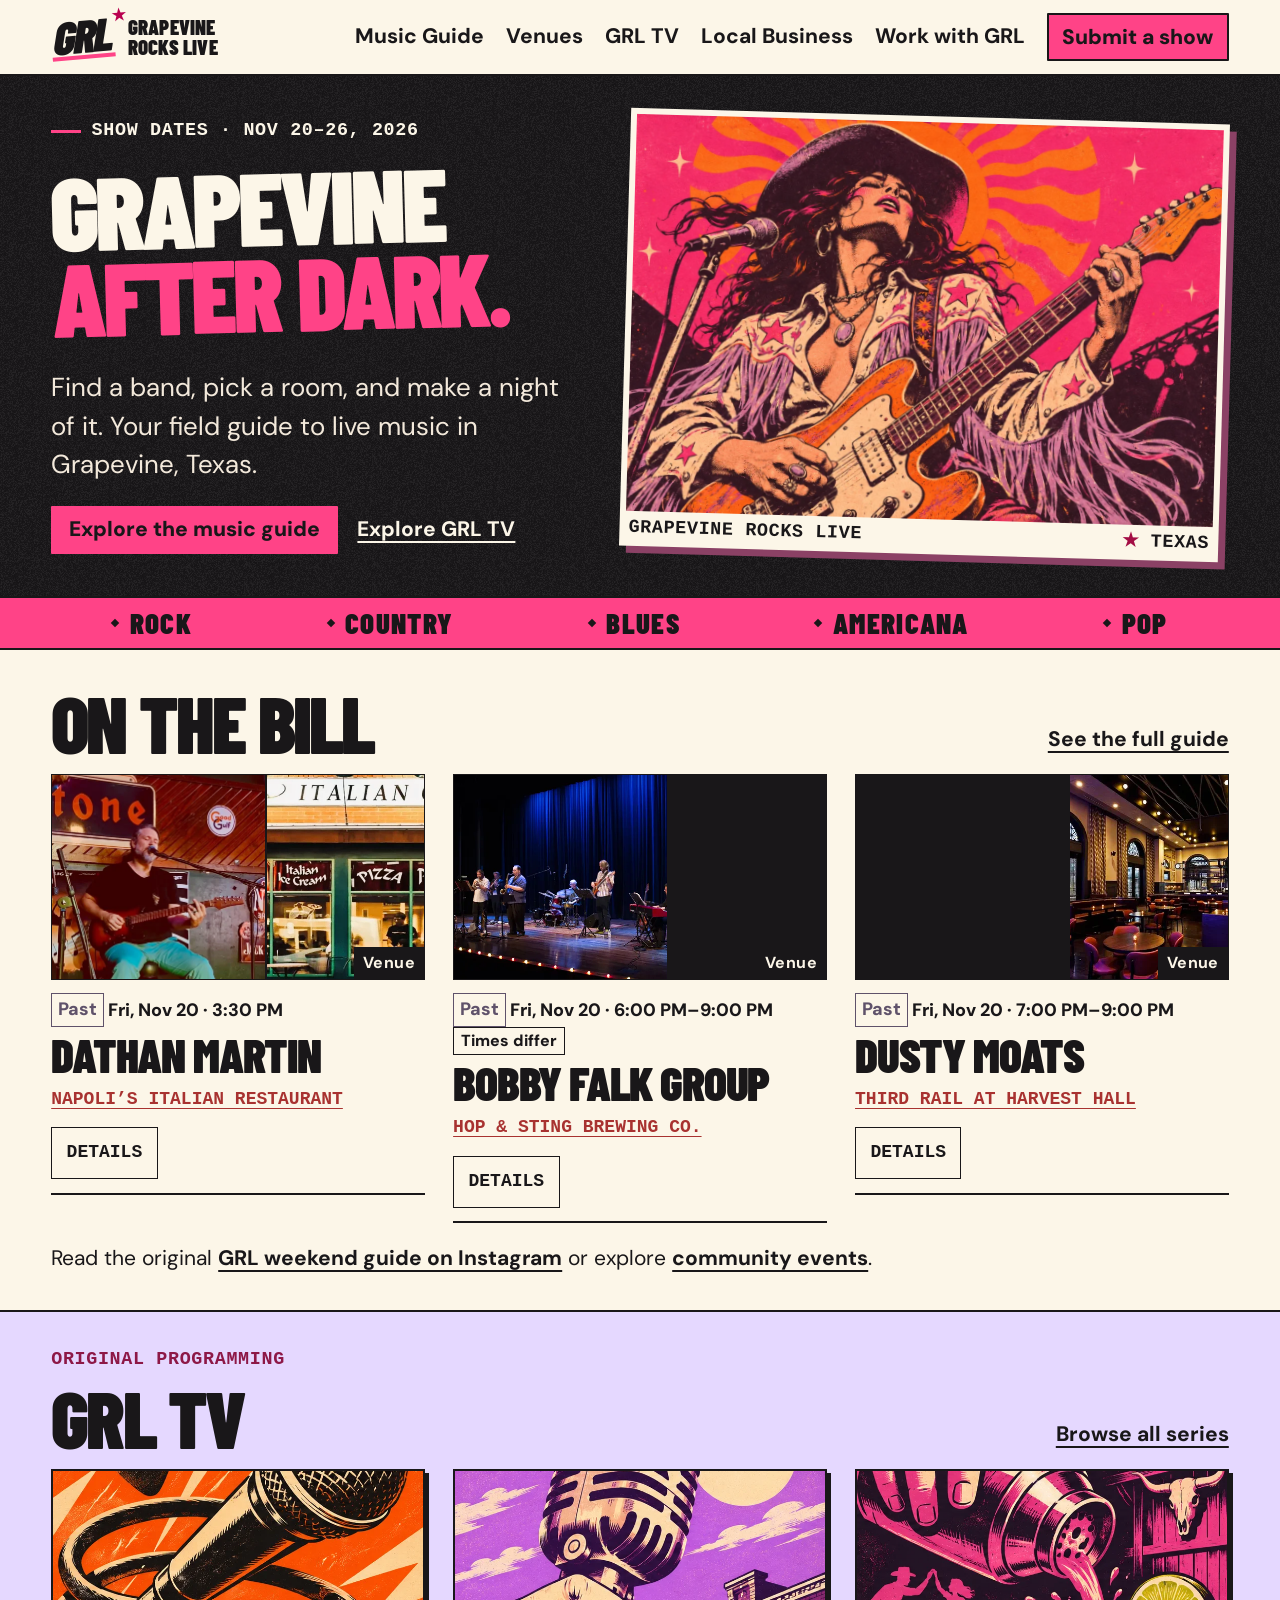
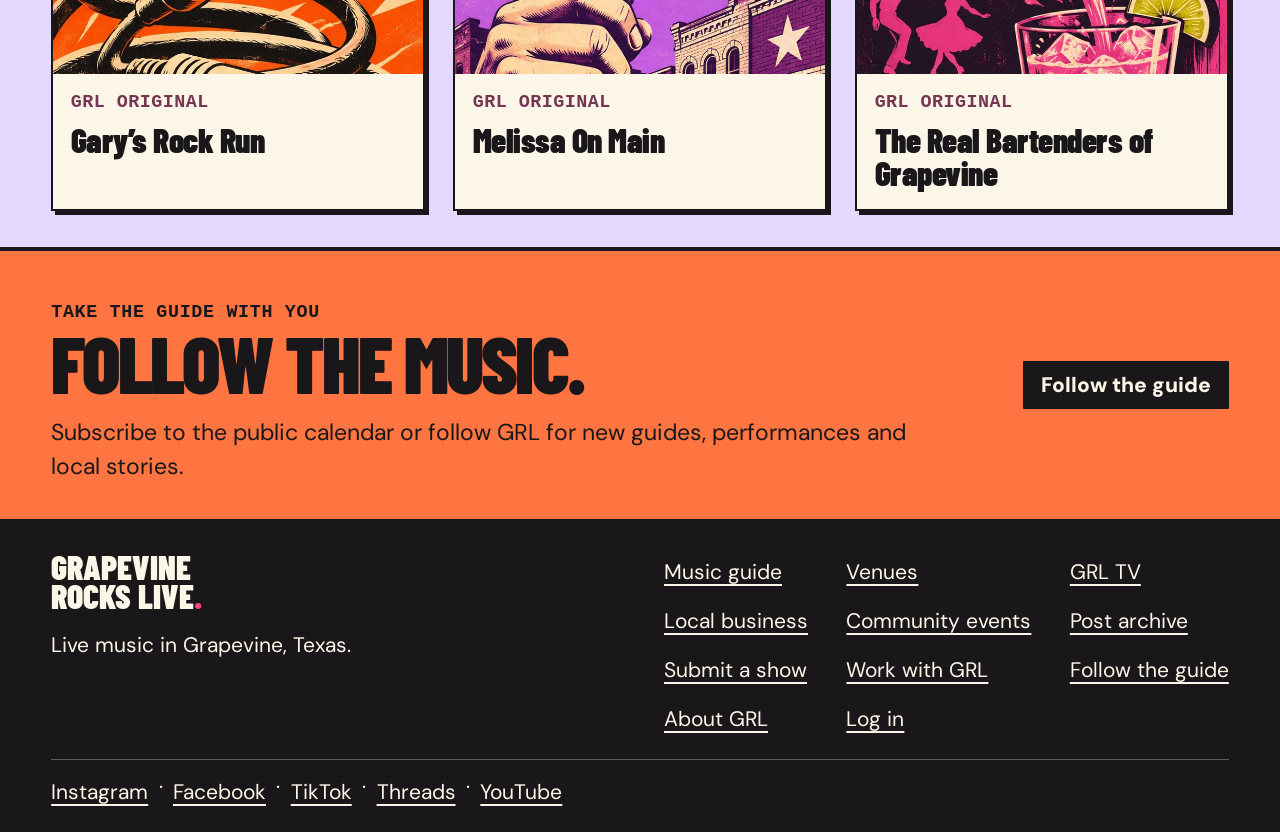
<file: index.html>
<!doctype html>
<html lang="en">
  <head>
    <meta charset="utf-8">
    <meta name="viewport" content="width=device-width, initial-scale=1">
    <meta name="theme-color" content="#191719">
    <title>Grapevine Rocks Live | Grapevine, Texas Music Guide</title>
    <meta name="description" content="Find live music in Grapevine, Texas. Browse the show calendar, explore local venues, and catch original GRL TV stories from Main Street and beyond.">
    <link rel="canonical" href="https://cmcnosky.github.io/grapevine-rocks-live/">
    <meta property="og:site_name" content="Grapevine Rocks Live">
    <meta property="og:title" content="Grapevine Rocks Live | The Live Music Guide">
    <meta property="og:description" content="Find a band, pick a room, and make a night of it. Live shows, local venues and GRL TV in Grapevine, Texas.">
    <meta property="og:type" content="website">
    <meta property="og:url" content="https://cmcnosky.github.io/grapevine-rocks-live/">
    <meta property="og:image" content="https://cmcnosky.github.io/grapevine-rocks-live/assets/link-card-guitarist-v3.jpg">
    <meta property="og:image:secure_url" content="https://cmcnosky.github.io/grapevine-rocks-live/assets/link-card-guitarist-v3.jpg">
    <meta property="og:image:type" content="image/jpeg">
    <meta property="og:image:width" content="1200">
    <meta property="og:image:height" content="630">
    <meta property="og:image:alt" content="Grapevine Rocks Live in cream and pink over a guitarist in a cowboy hat.">
    <meta name="twitter:card" content="summary_large_image">
    <meta name="twitter:title" content="Grapevine Rocks Live | The Live Music Guide">
    <meta name="twitter:description" content="Find a band, pick a room, and make a night of it. Live shows, local venues and GRL TV in Grapevine, Texas.">
    <meta name="twitter:image" content="https://cmcnosky.github.io/grapevine-rocks-live/assets/link-card-guitarist-v3.jpg">
    <meta name="twitter:image:alt" content="Grapevine Rocks Live in cream and pink over a guitarist in a cowboy hat.">
    <link rel="icon" href="assets/favicon.svg" type="image/svg+xml">
    <link rel="alternate" type="text/calendar" title="Grapevine Rocks Live music calendar" href="calendar.ics">
    <link rel="preload" href="assets/barlow-condensed-black.woff2" as="font" type="font/woff2" crossorigin>
    <link rel="stylesheet" href="style.css?v=e0a1df1b1d">
    <link rel="stylesheet" href="guide.css?v=e56b51bf01">
    <link rel="stylesheet" href="photo-finish.css?v=08b971e7ec">
    <script defer src="photo-finish.js?v=12304a5b39"></script>
    <script defer src="media.js"></script>
    <script defer src="archive-data.js"></script>
    <script defer src="archive.js"></script>
    <script defer src="owner-source.js"></script>
    <script defer src="listing-photos.js?v=bf3b860b71"></script>
    <script defer src="guide.js?v=52f29c0277"></script>
    <script defer src="app.js?v=20261120-readability"></script>
  </head>
  <body>
    <a class="skip" href="#main">Skip to content</a>
    <header class="mast">
      <div class="mast-inner">
        <a class="brand" href="#home" aria-label="GRL Grapevine Rocks Live home">
          <span class="brand-icon" aria-hidden="true">GRL<span>★</span></span>
          <span class="wordmark">GRAPEVINE<br>ROCKS LIVE</span>
        </a>
        <button class="menu-toggle" type="button" aria-expanded="false" aria-controls="primary">Menu <span aria-hidden="true">☰</span></button>
        <nav id="primary" aria-label="Primary">
          <a href="#guide">Music Guide</a>
          <a href="#venues">Venues</a>
          <a href="#tv">GRL TV</a>
          <a href="#local">Local Business</a>
          <a href="#partners">Work with GRL</a>
          <a href="#submit" class="nav-cta">Submit a show</a>
        </nav>
      </div>
    </header>
    <main id="main" tabindex="-1">
      <section class="hero">
        <div class="wrap hero-in">
          <div class="hero-copy">
            <p class="eyebrow edition">Grapevine, Texas</p>
            <h1>Grapevine<br><span>After Dark.</span></h1>
            <p>Find a band, pick a room, and make a night of it. Your field guide to live music in Grapevine, Texas.</p>
            <div class="hero-actions">
              <a class="btn" href="calendar.ics" download>Download the music calendar</a>
              <a class="text-link" href="https://www.instagram.com/grapevinerockslive/">GRL on Instagram</a>
            </div>
          </div>
          <figure class="poster">
            <img src="assets/hero.webp" fetchpriority="high" width="1350" height="900" alt="A guitarist in a fringed jacket under pink and orange stage lights.">
            <figcaption><span>GRAPEVINE ROCKS LIVE</span><span>★ TEXAS</span></figcaption>
          </figure>
        </div>
      </section>
    </main>
    <footer class="footer">
      <div class="foot-inner">
        <div>
          <a href="#home" class="foot-name">GRAPEVINE<br>ROCKS LIVE<span>.</span></a>
          <p>Live music in Grapevine, Texas.</p>
        </div>
        <nav aria-label="Footer">
          <a href="#guide">Music guide</a><a href="#venues">Venues</a><a href="#tv">GRL TV</a>
          <a href="#local">Local business</a><a href="#events">Community events</a><a href="#archive">Post archive</a>
          <a href="#submit">Submit a show</a><a href="#partners">Work with GRL</a><a href="#updates">Follow the guide</a>
          <a href="#about">About GRL</a><a href="login/">Log in</a>
        </nav>
      </div>
      <nav class="foot-social" id="social-links" aria-label="GRL social accounts">
        <a href="https://www.instagram.com/grapevinerockslive/">Instagram</a>
        <a href="https://www.facebook.com/GrapevineRocksLive/">Facebook</a>
      </nav>
    </footer>
    <div id="site-announcer" class="sr" aria-live="polite"></div>
  </body>
</html>
</file>
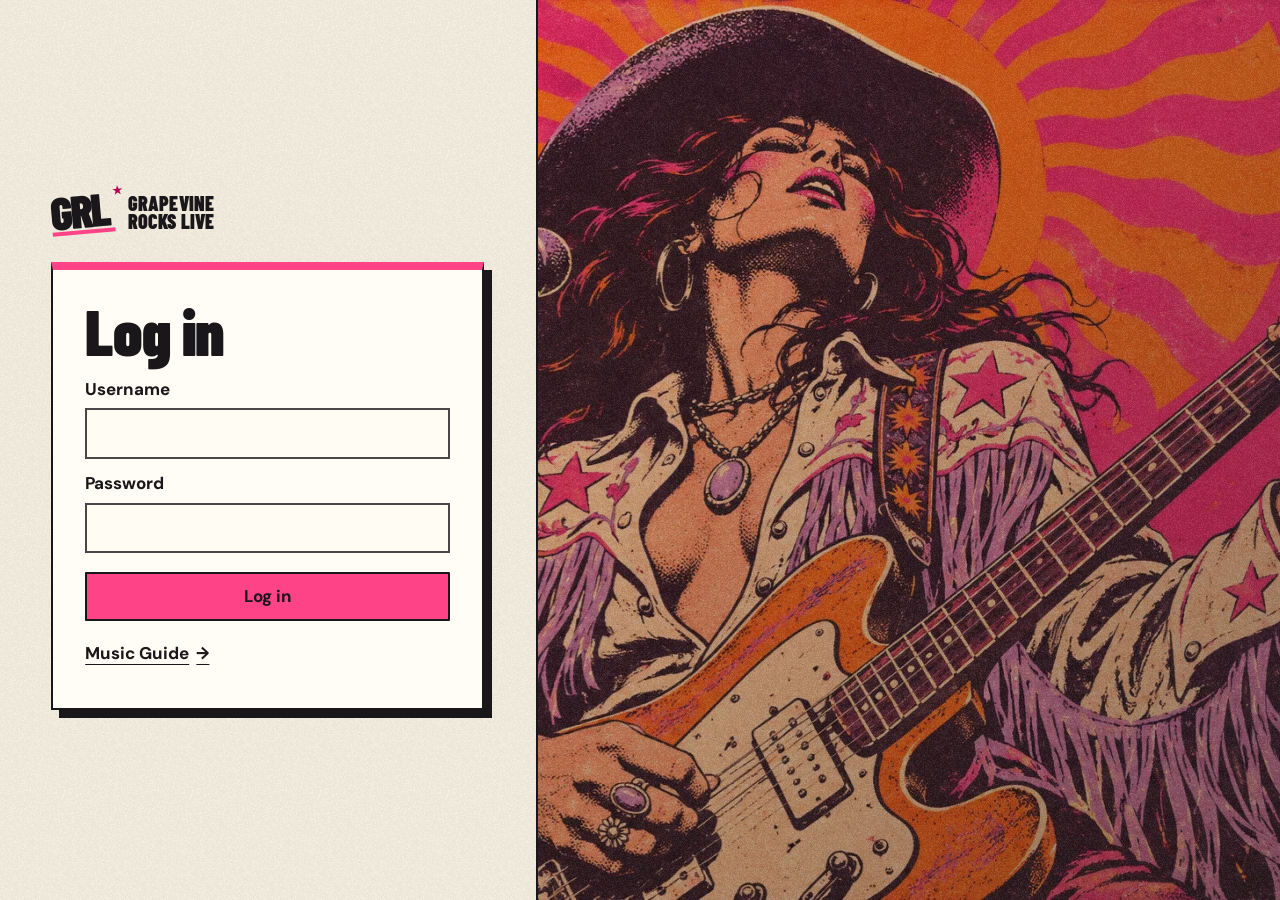
<file: login/index.html>
<!doctype html>
<html lang="en">
  <head>
    <meta charset="utf-8" />
    <meta name="viewport" content="width=device-width, initial-scale=1" />
    <meta name="robots" content="noindex, nofollow, noarchive" />
    <meta name="referrer" content="no-referrer" />
    <meta
      http-equiv="Content-Security-Policy"
      content="default-src 'self'; script-src 'self'; style-src 'self'; img-src 'self' https:; connect-src 'self' https://grapevine-rocks-live-publishing.cmcnosky.chatgpt.site; object-src 'none'; base-uri 'none'; form-action 'none'"
    />
    <meta name="theme-color" content="#191719" />
    <title>Log in | Grapevine Rocks Live</title>
    <link rel="icon" href="../assets/favicon.svg" type="image/svg+xml" />
    <link
      rel="preload"
      href="../assets/barlow-condensed-black.woff2"
      as="font"
      type="font/woff2"
      crossorigin
    />
    <link rel="stylesheet" href="../owner/owner.css?v=3" />
    <link rel="stylesheet" href="../owner/desk.css?v=7a587881f0">
    <link rel="stylesheet" href="../owner/library.css?v=a3c3bb63c3">
    <link rel="stylesheet" href="../owner/forms.css?v=cce0c9fac2">
    <link rel="stylesheet" href="../photo-finish.css?v=08b971e7ec">
    <script defer src="../photo-finish.js?v=12304a5b39"></script>
    <script defer src="../listing-photos.js?v=bf3b860b71"></script>
    <script defer src="../owner/owner-config.js"></script>
    <script defer src="../owner/owner.js?v=308a8e36c2"></script>
  </head>
  <body>
    <a class="skip-link" href="#owner-main">Skip to content</a>

    <main id="owner-main">
      <section id="login-view" class="login-view" aria-labelledby="login-title">
        <div class="login-panel">
          <a
            class="login-brand"
            href="../#home"
            aria-label="GRL Grapevine Rocks Live home"
          >
            <span class="brand-icon" aria-hidden="true">GRL<span>★</span></span>
            <span class="wordmark" aria-hidden="true"
              >GRAPEVINE<br />ROCKS LIVE</span
            >
          </a>

          <form id="login-form" class="login-card">
            <h1 id="login-title">Log in</h1>
            <div
              id="login-error"
              class="form-message error-message"
              role="alert"
              tabindex="-1"
              hidden
            ></div>

            <label for="username">Username</label>
            <input
              id="username"
              name="username"
              type="text"
              autocomplete="username"
              autocapitalize="none"
              spellcheck="false"
              required
            />

            <label for="password">Password</label>
            <input
              id="password"
              name="password"
              type="password"
              autocomplete="current-password"
              required
            />

            <button id="sign-in" class="primary-button" type="submit">
              Log in
            </button>
            <a class="guide-link" href="../#guide"
              >Music Guide <span aria-hidden="true">→</span></a
            >
          </form>
        </div>
        <div class="login-art" aria-hidden="true"></div>
        <noscript
          ><p class="noscript-message">
            JavaScript is required to log in.
          </p></noscript
        >
      </section>

      <section
        id="workspace"
        class="workspace"
        aria-labelledby="workspace-title"
        hidden
      >
        <header class="desk-mast">
          <div class="desk-mast-inner">
            <a class="desk-brand" href="../" target="_blank" rel="noopener"><b>GRL</b> <span>Grapevine<br>Rocks Live</span></a>
            <div class="desk-mast-links">
              <a href="../#guide" target="_blank" rel="noopener">View live guide <span aria-hidden="true">↗</span></a>
              <button id="sign-out" type="button">Sign out</button>
            </div>
          </div>
        </header>
        <div class="desk-body">
          <div class="desk-title">
            <h1 id="workspace-title">Content manager</h1>
            <div class="publish-controls">
              <span id="change-state" class="change-state">Up to date</span>
              <button id="publish" class="primary-button" type="button" disabled>Publish changes</button>
            </div>
          </div>
        <div
          id="workspace-status"
          class="status-bar"
          role="status"
          aria-live="polite"
        ></div>
        <div
          id="workspace-alert"
          class="alert-bar"
          role="alert"
          tabindex="-1"
          hidden
        ></div>

        <section
          id="conflict-panel"
          class="conflict-panel"
          aria-labelledby="conflict-title"
          hidden
        >
          <div>
            <h2 id="conflict-title">A newer version is available</h2>
            <p id="conflict-copy">
              This copy was not published. Reload the latest catalog before
              publishing again.
            </p>
          </div>
          <div class="conflict-actions">
            <button
              id="download-draft"
              class="secondary-button"
              type="button"
              hidden
            >
              Download unpublished copy
            </button>
            <button id="reload-latest" class="secondary-button" type="button">
              Reload latest
            </button>
          </div>
        </section>

        <div class="tabs desk-tabs" role="tablist" aria-label="Guide sections">
          <button id="overview-tab" role="tab" aria-selected="true" aria-controls="overview-panel" tabindex="0" type="button">Overview</button>
          <button id="shows-tab" role="tab" aria-selected="false" aria-controls="shows-panel" tabindex="-1" type="button">Shows</button>
          <button id="venues-tab" role="tab" aria-selected="false" aria-controls="venues-panel" tabindex="-1" type="button">Venues</button>
          <button id="edition-tab" role="tab" aria-selected="false" aria-controls="edition-panel" tabindex="-1" type="button">Edition</button>
        </div>
        <section id="overview-panel" role="tabpanel" aria-labelledby="overview-tab">
          <div class="edition-poster">
            <div class="edition-poster-copy">
              <p class="desk-eyebrow">Guide edition</p>
              <h2 id="desk-edition"></h2>
              <div class="edition-numbers">
                <button type="button" data-desk-tab="shows"><strong id="desk-shows">0</strong> Shows</button>
                <button type="button" data-desk-tab="venues"><strong id="desk-venues">0</strong> Venues</button>
              </div>
              <button class="desk-edition-action" type="button" data-desk-tab="edition">Edit guide edition</button>
            </div>
            <div class="desk-art" aria-hidden="true"><img src="../assets/hero.webp" alt="" width="1350" height="900" decoding="async"></div>
          </div>
          <div class="desk-columns">
            <aside class="desk-side" aria-label="Editing and publication">
              <section class="desk-add">
                <h2>Add a listing</h2>
                <div class="desk-actions">
                  <button id="desk-add-show" class="primary-button" type="button">Add show</button>
                  <button id="desk-add-venue" class="secondary-button" type="button">Add venue</button>
                </div>
              </section>
              <section class="desk-review">
                <h2>Publishing</h2>
                <p id="desk-review-status"></p>
                <button id="desk-review-changes" class="secondary-button" type="button">Review changes</button>
                <details class="desk-tools"><summary>More tools</summary>
                  <button id="desk-export" class="desk-link" type="button">Download catalog</button>
                  <button id="desk-refresh" class="desk-link" type="button">Reload published catalog</button>
                  <button id="desk-discard" class="desk-link" type="button">Discard unpublished changes</button>
                </details>
              </section>
            </aside>
            <section class="desk-agenda">
              <div class="desk-section-head"><h2>Show schedule</h2><button type="button" class="desk-link" data-desk-tab="shows">All shows</button></div>
              <label class="agenda-date">Show date <select id="desk-agenda-date"></select></label>
              <ul id="desk-agenda-list"></ul>
            </section>
          </div>
        </section>
        <section
          id="shows-panel"
          class="library-panel"
          role="tabpanel"
          aria-labelledby="shows-tab"
        >
          <div class="library-heading">
            <div>
              <p class="library-eyebrow">Music calendar</p>
              <h2>Shows</h2>
              <p id="shows-count" class="record-count" aria-live="polite"></p>
            </div>
            <button id="add-show" class="primary-button" type="button">
              Add show
            </button>
          </div>

          <div class="library-tools" aria-label="Show controls">
            <label class="library-search" for="show-search">
              <span>Search</span>
              <input
                id="show-search"
                type="search"
                placeholder="Artist, show or venue"
                autocomplete="off"
              />
            </label>
            <label for="show-date-filter">
              <span>Date</span>
              <select id="show-date-filter">
                <option value="">All dates</option>
              </select>
            </label>
            <label for="show-venue-filter">
              <span>Venue</span>
              <select id="show-venue-filter">
                <option value="">All venues</option>
              </select>
            </label>
            <label for="show-sort">
              <span>Sort</span>
              <select id="show-sort">
                <option value="soonest">Soonest first</option>
                <option value="latest">Latest first</option>
                <option value="artist">Artist A–Z</option>
                <option value="venue">Venue A–Z</option>
              </select>
            </label>
            <button
              id="show-filters-clear"
              class="secondary-button library-clear"
              type="button"
              hidden
            >
              Clear filters
            </button>
          </div>
          <div id="shows-list" class="library-grid" aria-live="polite"></div>
        </section>

        <section
          id="venues-panel"
          class="library-panel"
          role="tabpanel"
          aria-labelledby="venues-tab"
          hidden
        >
          <div class="library-heading">
            <div>
              <p class="library-eyebrow">Places to play</p>
              <h2>Venues</h2>
              <p id="venues-count" class="record-count" aria-live="polite"></p>
            </div>
            <button id="add-venue" class="primary-button" type="button">
              Add venue
            </button>
          </div>
          <div class="library-tools venue-tools" aria-label="Venue controls">
            <label class="library-search" for="venue-search">
              <span>Search</span>
              <input
                id="venue-search"
                type="search"
                placeholder="Name, address or feature"
                autocomplete="off"
              />
            </label>
            <label for="venue-sort">
              <span>Sort</span>
              <select id="venue-sort">
                <option value="name">Name A–Z</option>
                <option value="shows">Most shows</option>
                <option value="address">Address A–Z</option>
              </select>
            </label>
            <button
              id="venue-filters-clear"
              class="secondary-button library-clear"
              type="button"
              hidden
            >
              Clear search
            </button>
          </div>
          <div id="venues-list" class="library-grid" aria-live="polite"></div>
        </section>

        <section
          id="edition-panel"
          class="edition-panel"
          role="tabpanel"
          aria-labelledby="edition-tab"
          hidden
        >
          <div class="section-heading">
            <div>
              <h2>Guide edition</h2>
              <p class="record-count">
                Set the guide status dates and the date line visitors see.
              </p>
            </div>
          </div>
          <div class="edition-layout">
            <aside class="edition-explainer" aria-labelledby="edition-explainer-title">
              <p class="editor-kicker">Published guide</p>
              <h3 id="edition-explainer-title">Set the guide edition</h3>
              <p>
                The start and end dates determine whether this edition is current,
                upcoming or archived. The edition label is the visible date line.
              </p>
              <p>Saving stages the update. Nothing changes publicly until you publish.</p>
            </aside>
            <form id="edition-form" class="edition-form" novalidate>
              <div class="edition-date-fields">
                <label for="edition-start"
                  ><span>Start date</span
                  ><input id="edition-start" name="startDate" type="date" required
                /></label>
                <label for="edition-end"
                  ><span>End date</span
                  ><input id="edition-end" name="endDate" type="date" required
                /></label>
              </div>
              <label class="full-field" for="edition-label"
                ><span>Edition label</span
                ><input
                  id="edition-label"
                  name="label"
                  type="text"
                  maxlength="160"
                  placeholder="November 20–26, 2026"
                  required
                /><span class="field-help">Shown to visitors as the guide’s date line.</span></label>
              <label class="full-field" for="edition-checked"
                ><span>Sources checked through</span
                ><input
                  id="edition-checked"
                  name="sourceCheckedDate"
                  type="date"
                  required
                /><span class="field-help">Records the latest source review.</span></label>
              <div
                id="edition-error"
                class="form-message error-message full-field"
                role="alert"
                tabindex="-1"
                hidden
              ></div>
              <div class="edition-actions full-field">
                <span>Save this section, then publish from the top of the page.</span>
                <button class="primary-button" type="submit">Save edition</button>
              </div>
            </form>
          </div>
        </section>
        </div>
      </section>
    </main>

    <dialog id="review-dialog" class="modal desk-review-dialog" aria-labelledby="review-title">
      <form method="dialog">
        <div class="desk-section-head"><h2 id="review-title">Unpublished changes</h2><button class="secondary-button" value="close" autofocus>Close</button></div>
        <ul id="desk-change-list"></ul>
        <button id="desk-review-publish" class="primary-button" type="button">Publish changes</button>
      </form>
    </dialog>
    <dialog
      id="editor-dialog"
      class="modal editor-modal"
      aria-labelledby="editor-title"
    >
      <form id="editor-form" method="dialog" novalidate>
        <div class="modal-header">
          <div>
            <p id="editor-kicker" class="editor-kicker"></p>
            <h2 id="editor-title"></h2>
          </div>
          <button
            id="editor-close"
            class="icon-button"
            type="button"
            aria-label="Close editor"
          >
            ×
          </button>
        </div>
        <div
          id="editor-error"
          class="form-message error-message"
          role="alert"
          tabindex="-1"
          hidden
        ></div>
        <nav
          id="editor-shortcuts"
          class="editor-shortcuts"
          aria-label="Form sections"
        ></nav>
        <div id="editor-fields" class="editor-fields"></div>
        <div class="modal-actions">
          <p id="editor-action-note">Save stages this record for publication.</p>
          <button id="editor-cancel" class="secondary-button" type="button">
            Cancel
          </button>
          <button id="editor-save" class="primary-button" type="submit">
            Save
          </button>
        </div>
      </form>
    </dialog>

    <dialog
      id="confirm-dialog"
      class="modal confirm-modal"
      aria-labelledby="confirm-title"
      aria-describedby="confirm-message"
    >
      <form method="dialog">
        <h2 id="confirm-title"></h2>
        <p id="confirm-message"></p>
        <div class="modal-actions">
          <button id="confirm-cancel" class="secondary-button" value="cancel">
            Cancel
          </button>
          <button
            id="confirm-action"
            class="danger-button"
            value="confirm"
          ></button>
        </div>
      </form>
    </dialog>
  </body>
</html>
</file>
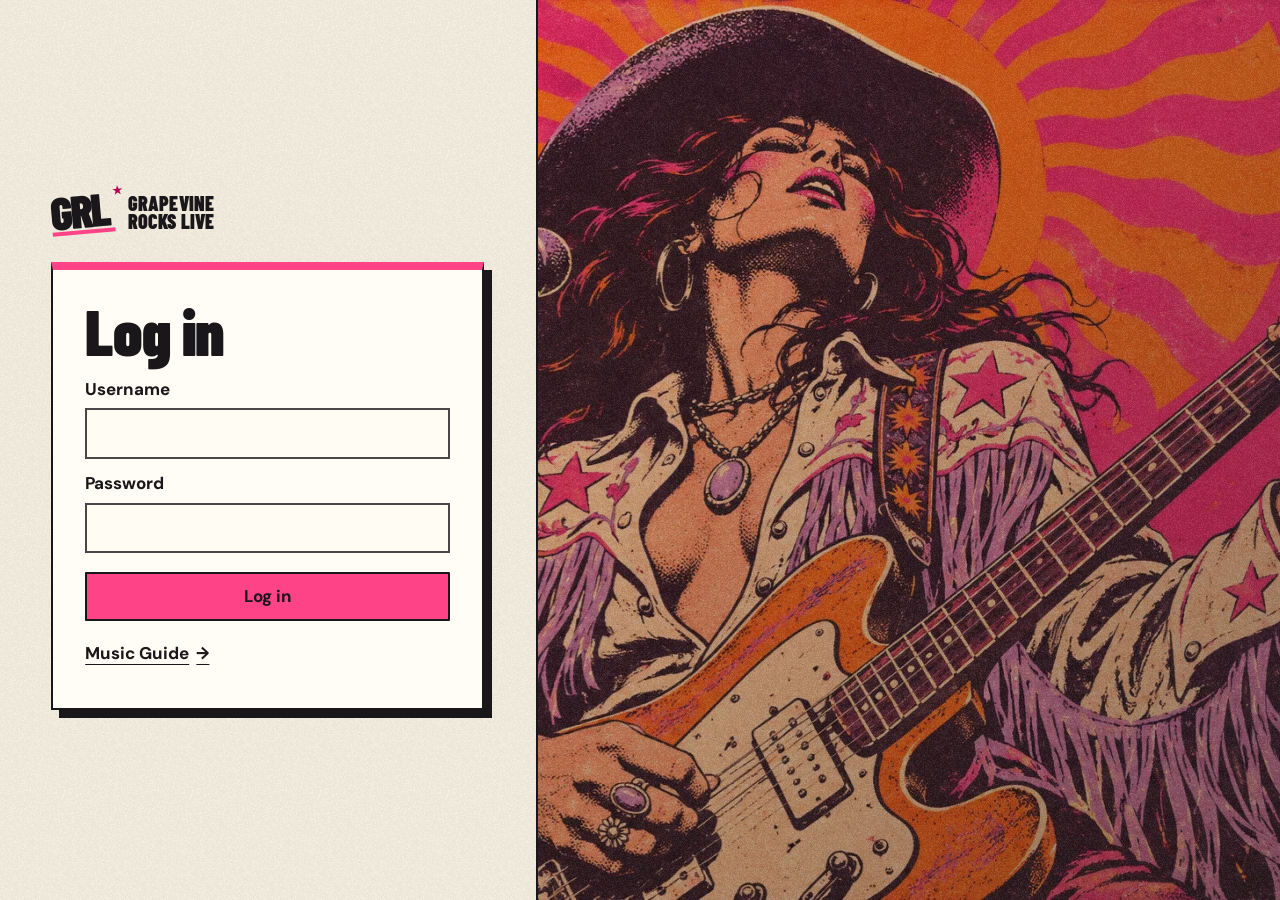
<file: owner/index.html>
<!doctype html>
<html lang="en">
  <head>
    <meta charset="utf-8">
    <meta name="viewport" content="width=device-width, initial-scale=1">
    <meta name="robots" content="noindex, nofollow">
    <meta name="referrer" content="no-referrer">
    <title>Log in | Grapevine Rocks Live</title>
    <link rel="canonical" href="https://cmcnosky.github.io/grapevine-rocks-live/login/">
    <script>
      const login = new URL("../login/", window.location.href);
      login.search = window.location.search;
      login.hash = window.location.hash;
      window.location.replace(login.href);
    </script>
  </head>
  <body><a href="../login/">Log in</a></body>
</html>
</file>
<file: style.css>
@font-face {
  font-family: Barlow Condensed;
  src: url(assets/barlow-condensed-black.woff2) format("woff2");
  font-display: swap;
  font-weight: 900;
}
@font-face {
  font-family: DM Sans;
  src: url(assets/dm-sans.woff2) format("woff2");
  font-display: swap;
  font-weight: 100 1000;
}
:root {
  --ink: #191719;
  --reading-size: clamp(1.1875rem, 1.08rem + 0.45vw, 1.4375rem);
  --control-size: clamp(1.125rem, 1.04rem + 0.35vw, 1.3125rem);
  --label-size: clamp(1rem, 0.95rem + 0.25vw, 1.1875rem);
  --paper: #fcf6e8;
  --cream: #fcf6e8;
  --pink: #ff4387;
  --orange: #ff7541;
  --lilac: #c6abff;
  --display: "Barlow Condensed", Impact, sans-serif;
  --body: "DM Sans", Arial, sans-serif;
  --mono: "SFMono-Regular", Consolas, "Liberation Mono", monospace;
  color: var(--ink);
  background: var(--paper);
  font-family: var(--body);
  line-height: 1.5;
  color-scheme: light;
}
* {
  box-sizing: border-box;
}
body {
  margin: 0;
  font-size: var(--reading-size);
  overflow-wrap: anywhere;
}
button,
input,
select,
textarea {
  font: inherit;
}
a {
  color: inherit;
  text-underline-offset: 0.22em;
}
a:hover {
  text-decoration-thickness: 2px;
}
button,
a,
input,
select,
textarea {
  touch-action: manipulation;
}
button {
  cursor: pointer;
}
img {
  display: block;
  max-width: 100%;
}
h1,
h2,
h3,
p,
figure {
  margin: 0;
}
button:focus-visible,
a:focus-visible,
select:focus-visible,
input:focus-visible,
textarea:focus-visible,
[tabindex]:focus-visible {
  outline: 3px solid #1470ad;
  outline-offset: 4px;
}
main:focus {
  outline: 0;
}
.sr,
.skip:not(:focus) {
  position: absolute;
  width: 1px;
  height: 1px;
  padding: 0;
  margin: -1px;
  overflow: hidden;
  clip-path: inset(50%);
  white-space: nowrap;
}
.skip:focus {
  position: fixed;
  top: 0.6rem;
  left: 0.6rem;
  background: white;
  padding: 0.6rem;
  z-index: 6;
}
.mast {
  container: mast / inline-size;
  font-size: 1rem;
  border-bottom: 2px solid var(--ink);
  background: var(--paper);
  position: relative;
  z-index: 4;
}
.mast-inner,
.foot-inner,
.foot-note,
.wrap {
  width: min(1380px, 92%);
  margin: auto;
}
.mast-inner {
  display: flex;
  align-items: center;
  justify-content: space-between;
  min-height: 74px;
  gap: 1rem;
}
.brand {
  display: inline-flex;
  gap: 13px;
  align-items: center;
  color: var(--ink);
  text-decoration: none;
}
.brand-icon {
  font: italic 900 46px/0.86 var(--display);
  letter-spacing: -0.09em;
  transform: rotate(-5deg);
  display: inline-block;
  border-bottom: 4px solid var(--pink);
  padding: 0 0.11em 0.02em 0;
  position: relative;
}
.brand-icon span {
  color: #b9004f;
  position: absolute;
  font: 900 1rem/1 Arial;
  right: -0.66em;
  top: -0.24em;
}
.wordmark {
  font: 900 1.3rem/0.96 var(--display);
  letter-spacing: 0.01em;
}
.mast nav {
  display: flex;
  align-items: center;
  gap: clamp(.8rem, 1.6vw, 1.6rem);
}
.mast nav a {
  font-size: var(--control-size);
  font-weight: 750;
  text-decoration: none;
  padding: 0.7rem 0.05rem;
}
.mast nav a:hover,
.mast nav a[aria-current="page"] {
  text-decoration: underline;
  text-decoration-color: #b81151;
  text-underline-offset: 0.38em;
}
.mast nav .nav-cta,
.btn {
  display: inline-flex;
  align-items: center;
  justify-content: center;
  border: 2px solid var(--ink);
  border-radius: 1px;
  min-height: 44px;
  padding: 0.55rem 1rem;
  text-align: center;
  background: var(--pink);
  color: var(--ink);
  font-size: var(--control-size);
  font-weight: 850;
  text-decoration: none;
  line-height: 1.25;
}
.mast nav .nav-cta {
  padding: 0.55rem 0.85rem;
}
.btn:hover,
.mast .nav-cta:hover {
  box-shadow: 3px 3px 0 currentColor;
  text-decoration: none;
}
.btn.ink {
  background: var(--ink);
  color: var(--paper);
}
.btn.light {
  background: var(--paper);
  color: var(--ink);
}
.menu-toggle {
  display: none;
}
.hero {
  background: var(--ink);
  color: var(--paper);
  position: relative;
  overflow: hidden;
}
.hero::before {
  content: "";
  position: absolute;
  inset: 0;
  pointer-events: none;
  opacity: 0.14;
  background-image: url(assets/grain.png);
}
.hero-in {
  position: relative;
  display: grid;
  grid-template-columns: 0.94fr 1.06fr;
  align-items: center;
  gap: clamp(1.4rem, 3vw, 3rem);
  padding-block: clamp(1.75rem, 2.8vw, 2.9rem);
}
.eyebrow {
  font: 700 var(--label-size)/1.35 var(--mono);
  letter-spacing: 0.035em;
  text-transform: uppercase;
}
.edition {
  display: flex;
  align-items: center;
  gap: 0.65rem;
  color: var(--paper);
}
.edition::before {
  content: "";
  background: var(--pink);
  height: 3px;
  width: 30px;
}
.hero h1 {
  font: 900 clamp(4.5rem, 8.05vw, 8.9rem)/0.835 var(--display);
  text-transform: uppercase;
  letter-spacing: -0.038em;
  margin: 0.24em 0 0.18em;
  display: inline-block;
  transform: rotate(-1.5deg);
  transform-origin: left 50%;
}
.hero h1 span {
  color: var(--pink);
}
.hero-copy > p:not(.eyebrow) {
  font-size: clamp(1.25rem, 1.08rem + .7vw, 1.625rem);
  max-width: 44ch;
  color: #f3e9db;
  line-height: 1.48;
  margin: 0.35em 0 .85em;
}
.hero-actions {
  display: flex;
  gap: .65rem 1.2rem;
  align-items: center;
  flex-wrap: wrap;
}
.hero-actions .btn {
  border-color: var(--pink);
}
.text-link {
  font-size: var(--control-size);
  font-weight: 750;
}
.poster {
  position: relative;
  transform: rotate(1.6deg);
  margin: 4px 5px 7px 0;
  isolation: isolate;
  background: var(--paper);
  padding: 6px;
  box-shadow: 7px 7px 0 #8b4165;
}
.poster img {
  width: 100%;
  height: clamp(290px, 31vw, 470px);
  object-fit: cover;
  object-position: 45% 52%;
}
.poster figcaption {
  font: 700 var(--label-size)/1.25 var(--mono);
  flex-wrap: wrap;
  color: var(--ink);
  letter-spacing: 0.035em;
  padding: 5px 3px 1px;
  display: flex;
  justify-content: space-between;
  align-items: center;
  gap: 8px;
}
.poster .poster-star {
  color: #a30d44;
}
.music-strip {
  background: var(--pink);
  border-block: 2px solid var(--ink);
  padding: .48rem 0;
}
.music-strip ul {
  display: flex;
  flex-wrap: wrap;
  justify-content: space-around;
  align-items: center;
  list-style: none;
  padding: 0;
  gap: .25rem .85rem;
  font: 900 clamp(1.25rem, 1rem + 1vw, 1.875rem)/1.2 var(--display);
  letter-spacing: .045em;
  text-transform: uppercase;
}
.music-strip li {
  display: flex;
  align-items: center;
  gap: .4em;
}
.music-strip li::before {
  content: "";
  width: .21em;
  height: .21em;
  transform: rotate(45deg);
  background: currentColor;
}
.band {
  padding: clamp(1.5rem, 2.8vw, 2.75rem) 0;
}
.top-line {
  display: flex;
  justify-content: space-between;
  align-items: flex-end;
  gap: 1.2rem;
  margin-bottom: .9rem;
}
.kicker {
  font: 700 var(--label-size)/1.35 var(--mono);
  letter-spacing: 0.035em;
  text-transform: uppercase;
  color: #8d1847;
  margin-bottom: 0.5rem;
}
.display,
.big-title {
  font: 900 clamp(3.1rem, 6.2vw, 6rem)/0.93 var(--display);
  letter-spacing: -0.035em;
  text-transform: uppercase;
}
.big-title {
  font-size: clamp(3.5rem, 6.6vw, 6.5rem);
}
.top-line .text-link {
  margin-bottom: 0.25rem;
}
.sub {
  max-width: 65ch;
  margin: 1rem 0;
  font-size: var(--reading-size);
}
.home-guide {
  border-top: 3px solid var(--ink);
}
.tv-band {
  background: #e5d8ff;
  border-block: 2px solid var(--ink);
}
.card-grid {
  display: grid;
  grid-template-columns: repeat(3, minmax(0, 1fr));
  gap: clamp(1rem, 2.2vw, 2rem);
}
.series-card {
  border: 2px solid var(--ink);
  background: var(--paper);
  color: var(--ink);
  display: block;
  text-decoration: none;
  box-shadow: 4px 4px var(--ink);
}
.series-card img {
  width: 100%;
  height: auto;
  aspect-ratio: 1.82;
  object-fit: cover;
}
.series-card .card-body {
  padding: 1rem 1.1rem 1.2rem;
}
.series-card h3,
.story h2,
.plan h3,
.box-title {
  font: 900 clamp(1.7rem, 2.6vw, 2.6rem)/1 var(--display);
  letter-spacing: -0.015em;
}
.series-card .tag,
.meta {
  font: 700 var(--label-size)/1.4 var(--mono);
  text-transform: uppercase;
  letter-spacing: 0.025em;
}
.series-card .tag {
  margin-bottom: 0.5rem;
  color: #753651;
  display: block;
}
.series-card:hover h3 {
  text-decoration: underline;
  text-decoration-thickness: 2px;
}
.split-panel {
  display: grid;
  grid-template-columns: 1fr 1fr;
  gap: 2.2rem;
  align-items: start;
}
.newsletter-call {
  background: var(--orange);
  border-block: 2px solid var(--ink);
}
.newsletter-call .wrap {
  display: flex;
  justify-content: space-between;
  align-items: center;
  gap: 2rem;
}
.newsletter-call p {
  max-width: 54ch;
  margin: 0.9rem 0 0;
}
.footer {
  background: var(--ink);
  color: var(--paper);
  padding: 1.9rem 0 1.15rem;
}
.foot-inner {
  display: flex;
  justify-content: space-between;
  gap: 2rem;
}
.foot-name {
  display: inline-block;
  font: 900 2.1rem/0.88 var(--display);
  text-decoration: none;
}
.foot-name span {
  color: var(--pink);
}
.foot-inner p {
  font-size: var(--control-size);
  margin-top: 0.7rem;
}
.foot-inner nav {
  display: grid;
  grid-template-columns: repeat(3, auto);
  gap: 0.5rem 2.4rem;
  font-size: var(--control-size);
}
.foot-note {
  border-top: 1px solid #796f72;
  padding-top: .8rem;
  margin-top: 1rem;
  display: flex;
  justify-content: space-between;
  gap: 1rem;
  font: 500 var(--label-size)/1.45 var(--mono);
  color: #ddd1ca;
}
.pagehead {
  padding: clamp(1.5rem, 2.5vw, 2.5rem) 0 1.35rem;
  border-bottom: 2px solid var(--ink);
}
.pagehead .sub {
  margin: 1rem 0 0;
}
.lav {
  background: var(--lilac);
}
.org {
  background: var(--orange);
}
.rose {
  background: var(--pink);
}
.pagehead .kicker {
  color: var(--ink);
}
.compact {
  padding: clamp(1.2rem, 2vw, 2rem) 0 clamp(1.7rem, 2.5vw, 2.5rem);
}
.panel {
  background: var(--paper);
  border: 2px solid var(--ink);
  padding: clamp(.9rem, 1.9vw, 1.5rem);
}
.stack > * + * {
  margin-top: 1rem;
}
.story {
  padding: 1.05rem 0;
  border-top: 2px solid var(--ink);
}
.story p {
  margin: 0.65rem 0 1rem;
  max-width: 62ch;
}
.story .meta {
  display: block;
  margin-bottom: 0.55rem;
}
.inline-links {
  display: flex;
  flex-wrap: wrap;
  gap: 0.75rem 1.8rem;
}
.plan-grid {
  display: grid;
  grid-template-columns: repeat(3, minmax(0, 1fr));
  gap: 1.1rem;
}
.plan {
  border: 2px solid var(--ink);
  border-top: 8px solid var(--pink);
  padding: 1.05rem;
}
.plan:nth-child(2) {
  border-top-color: var(--orange);
}
.plan:nth-child(3) {
  border-top-color: var(--lilac);
}
.plan p {
  margin: 0.55rem 0 .85rem;
}
.content-form {
  max-width: 640px;
}
.content-form label,
.content-form legend {
  display: block;
  font-weight: 750;
}
.content-form input:not([type="checkbox"]):not([type="radio"]),
.content-form select,
.content-form textarea {
  width: 100%;
  padding: 0.68rem 0.75rem;
  border: 2px solid #4b4648;
  background: #fffcf4;
  color: var(--ink);
  border-radius: 0;
  margin: 0.25rem 0 1rem;
}
.content-form textarea {
  min-height: 5.5rem;
}
.content-form .choice {
  display: flex;
  gap: 0.65rem;
  align-items: flex-start;
  font-weight: 500;
  margin-bottom: 0.8rem;
}
.content-form .choice input {
  width: 18px;
  height: 18px;
  flex: 0 0 auto;
  margin-top: 0.2em;
}
.content-form fieldset {
  border: 0;
  margin: 0 0 0.9rem;
  padding: 0;
}
.content-form legend {
  margin: 0 0 0.5rem;
}
.notice {
  padding: 1rem;
  border: 2px solid var(--ink);
  background: var(--paper);
  margin: 1rem 0;
}
.series-layout {
  display: grid;
  grid-template-columns: minmax(180px, 0.52fr) 1fr;
  gap: 2rem;
  align-items: start;
}
.series-layout > img {
  width: 100%;
  height: auto;
  max-height: none;
  object-fit: contain;
  border: 2px solid var(--ink);
}
.series-layout p {
  margin: 1rem 0;
}
.show-sections {
  margin-top: 1.7rem;
}
.section-title {
  font: 900 2.6rem/1 var(--display);
  margin: 0 0 1.4rem;
}
.trail {
  display: inline-block;
  font-size: var(--control-size);
  font-weight: 750;
  margin-bottom: 1rem;
}
.plain-list {
  padding-left: 1.25rem;
}
.plain-list li {
  margin: 0.45rem 0;
}
.about-copy {
  display: grid;
  grid-template-columns: repeat(auto-fit, minmax(min(100%, 26em), 1fr));
  gap: 1.25rem clamp(1.5rem, 4vw, 3.5rem);
}
.about-copy section {
  border-top: 2px solid var(--ink);
  padding-top: .75rem;
}
.about-copy p {
  margin-top: .5rem;
  max-width: 65ch;
}
@media (max-width: 900px) {
  .hero h1 {
    font-size: 8.6vw;
  }
  .poster img {
    height: 31vw;
  }
  .mast-inner {
    min-height: 70px;
  }
  .foot-inner nav {
    gap: 0.6rem 1.3rem;
  }
}
@media (max-width: 730px) {
  .wrap,
  .mast-inner,
  .foot-inner,
  .foot-note {
    width: 90%;
  }
}
@container mast (max-width: 62em) {
  .mast-inner {
    min-height: 65px;
  }
  .wordmark {
    display: inline;
  }
  .brand-icon {
    font-size: 39px;
  }
  .wordmark {
    font-size: 1.18rem;
  }
  .menu-toggle {
    display: inline-flex;
    gap: 0.65rem;
    align-items: center;
    background: transparent;
    border: 1.5px solid var(--ink);
    padding: 0.45rem 0.8rem;
    font-size: var(--control-size);
    font-weight: 750;
  }
  .mast nav {
    display: none;
    position: absolute;
    left: 0;
    right: 0;
    top: 100%;
    background: var(--paper);
    padding: .6rem 5%;
    gap: .2rem 1rem;
    border-bottom: 2px solid var(--ink);
    box-shadow: 0 8px 12px #1917191f;
  }
  .mast nav.open {
    display: grid;
    grid-template-columns: 1fr 1fr;
  }
  .mast nav a {
    font-size: var(--control-size);
  }
}
@media (max-width: 730px) {
  .hero-in {
    grid-template-columns: 1fr;
    gap: 1.8rem;
    padding: 1.4rem 0 1.65rem;
  }
  .hero h1 {
    font-size: clamp(4.9rem, 15vw, 7.5rem);
    margin: 0.24em 0 0.15em;
  }
  .hero-copy > p:not(.eyebrow) {
    max-width: 48ch;
    margin-bottom: 1.1rem;
  }
  .poster {
    width: 97%;
    margin-inline: auto;
  }
  .poster img {
    height: clamp(208px, 53vw, 330px);
  }
  .top-line {
    align-items: flex-start;
    flex-direction: column;
    gap: 0.65rem;
  }
  .band {
    padding: 1.55rem 0;
  }
  .card-grid,
  .plan-grid,
  .split-panel,
  .series-layout {
    grid-template-columns: 1fr;
  }
  .card-grid {
    gap: 1.4rem;
  }
  .series-card img {
    aspect-ratio: 2.05;
  }
  .newsletter-call .wrap {
    align-items: flex-start;
    flex-direction: column;
    gap: 1rem;
  }
  .foot-inner {
    flex-direction: column;
  }
  .foot-inner nav {
    grid-template-columns: 1fr 1fr;
  }
  .foot-note {
    flex-direction: column;
    gap: 0.3rem;
  }
  .pagehead {
    padding: 1.5rem 0 1.1rem;
  }
  .series-layout > img {
    max-height: none;
  }
  .big-title {
    font-size: clamp(3.1rem, 13vw, 5.6rem);
  }
  .split-panel {
    gap: 1.4rem;
  }
}
@media (prefers-reduced-motion: reduce) {
  *,
  *::before,
  *::after {
    animation-duration: 0.001ms !important;
    scroll-behavior: auto !important;
  }
}

.home-original {
  margin: 1.2rem 0 0;
  font-size: var(--control-size);
}
.home-original a {
  font-weight: 720;
}
.brand-icon {
  letter-spacing: -0.055em;
}
.hero::before {
  opacity: 0.1;
}
.foot-inner nav {
  grid-template-columns: repeat(3, auto);
}
@media (max-width: 730px) {
  .hero h1 {
    font-size: clamp(3.5rem, 19.3vw, 7.5rem);
  }
  .foot-inner nav {
    grid-template-columns: 1fr 1fr;
  }
  .hero-actions {
    gap: 0.9rem;
  }
  .hero-actions .btn {
    padding: 0.7rem 0.85rem;
  }
}
@media (max-width: 410px) {
  .hero-actions {
    column-gap: 0.9rem;
  }
}

.tv-feature {
  display: grid;
  grid-template-columns: minmax(180px, 0.55fr) 1fr;
  align-items: stretch;
  background: var(--ink);
  color: var(--paper);
  border: 2px solid var(--ink);
  margin-bottom: 1.5rem;
}
.tv-feature img {
  width: 100%;
  height: 100%;
  max-height: 300px;
  object-fit: cover;
}
.tv-feature > div {
  align-self: center;
  padding: clamp(1rem, 1.7vw, 1.5rem);
}
.tv-feature h2 {
  font: 900 clamp(2rem, 3.7vw, 3.8rem)/0.98 var(--display);
  margin: 0.45rem 0;
}
.tv-feature p {
  max-width: 58ch;
}
.tv-feature a {
  display: inline-block;
  color: var(--pink);
  font-weight: 750;
  margin: 0.75rem 0 0;
}
.tv-more {
  display: grid;
  grid-template-columns: repeat(3, minmax(0, 1fr));
  gap: 1.2rem;
  margin: 2rem 0;
}
.archive-list .story {
  display: grid;
  grid-template-columns: 1fr 2.2fr;
  column-gap: 2rem;
  row-gap: 0.2rem;
}
.archive-list .story h2 {
  font-size: 1.85rem;
}
.archive-list .story p,
.archive-list .story a {
  grid-column: 2;
}
.archive-list .story a {
  justify-self: start;
}
.archive-list .story p {
  margin: 0.2rem 0;
}
.archive-list .story .meta {
  margin-top: 0.35rem;
}
@media (max-width: 730px) {
  .tv-feature,
  .tv-more,
  .archive-list .story {
    grid-template-columns: 1fr;
  }
  .tv-feature > div {
    padding: 1rem 1.15rem 1.4rem;
  }
  .tv-feature img {
    height: 180px;
  }
  .tv-more {
    gap: 0.15rem;
  }
  .tv-more .story {
    padding: 1.15rem 0;
  }
  .archive-list .story p,
  .archive-list .story a {
    grid-column: 1;
  }
  .archive-list .story p {
    margin: 0.5rem 0;
  }
}

.post-reader {
  margin-top: 1.1rem;
}
.post-reader summary {
  font-weight: 700;
  text-decoration: underline;
  cursor: pointer;
  text-underline-offset: 0.22em;
}
.post-reader iframe {
  background: white;
  border: 1px solid #b3a4a3;
  margin-top: 0.65rem;
  width: 100%;
  max-width: 540px;
  height: 560px;
}
.post-reader small {
  display: block;
  font-size: var(--label-size);
}
.archive-list .post-reader {
  grid-column: 2;
}
@media (max-width: 730px) {
  .archive-list .post-reader {
    grid-column: 1;
  }
  .post-reader iframe {
    height: 495px;
  }
}

.archive-invite {
  display: flex;
  gap: 1rem;
  align-items: center;
  flex-wrap: wrap;
  margin: 1rem 0 2.5rem;
}
.archive-invite span,
.archive-help {
  color: #4b3c41;
}
.archive-controls {
  display: flex;
  gap: 1rem;
  align-items: end;
  flex-wrap: wrap;
}
.archive-controls label {
  flex: 1 1 155px;
  font-weight: 700;
}
.archive-controls input,
.archive-controls select {
  width: 100%;
  display: block;
  margin: 0.3rem 0 0;
  padding: 0.65rem;
  border: 2px solid var(--ink);
  background: #fffdf5;
  color: var(--ink);
  border-radius: 0;
}
.archive-help {
  margin: 1rem 0;
  max-width: 78ch;
}
#archive-count {
  padding: 1rem 0;
}
.archive-item {
  border-top: 1px solid var(--ink);
  padding: 1rem 0;
  display: grid;
  grid-template-columns: minmax(7.5rem, 10rem) minmax(0, 1fr);
  gap: 1rem;
}
.archive-item h2 {
  font: 900 1.75rem/1.1 var(--display);
}
.archive-item > div > p {
  font-size: var(--control-size);
  margin: 0.35rem 0 0;
}
.pages {
  display: flex;
  gap: 0.85rem;
  align-items: center;
  margin-top: 1rem;
}
.pages button:disabled {
  opacity: 0.48;
  cursor: default;
  box-shadow: none;
}
.archive-controls .btn {
  min-height: 48px;
}
@media (max-width: 730px) {
  .archive-controls {
    gap: 0.65rem;
  }
  .archive-controls label:first-child {
    flex-basis: 100%;
  }
  .archive-item {
    grid-template-columns: 1fr;
    gap: 0.3rem;
  }
  .archive-invite {
    margin-bottom: 1.8rem;
  }
}

.foot-social {
  width: min(1380px, 92%);
  margin: 1.5rem auto 0;
  display: flex;
  gap: 0.65rem;
  flex-wrap: wrap;
  font-size: var(--control-size);
}
.coverage {
  padding: 1.5rem;
  background: #f3e9d8;
  border-left: 5px solid var(--ink);
  margin: 1.5rem 0;
}
.coverage p:not(.kicker) {
  margin: 0.7rem 0;
  max-width: 62ch;
}
.coverage a {
  font-weight: 700;
}
@media (max-width: 730px) {
  .foot-social {
    width: 90%;
  }
}

@media (max-width: 370px) {
  .menu-toggle {
    flex-shrink: 0;
  }
  .mast-inner {
    gap: 0.5rem;
  }
}

/* Keep pointer and keyboard targets easy to use from the smallest handset. */
.menu-toggle { min-height: 44px; }
.foot-social { border-top: 1px solid #625b5f; margin-top: 1.15rem; padding-top: .8rem; }
.foot-social a, .foot-inner nav a { width: fit-content; padding-block: .3rem; }
.footer a:focus-visible, .hero a:focus-visible { outline-color: #ffb6d2; }
main h1[tabindex="-1"]:focus:not(:focus-visible) { outline: none; }
@media (max-width: 730px) {
  .foot-inner nav { align-items: start; }
  .foot-social { gap: .55rem 1rem; align-items: center; }
  .pages { flex-wrap: wrap; }
}

.contact-composer {
  max-width: 1080px;
  display: grid;
  gap: clamp(1.2rem, 2.5vw, 2.5rem);
  grid-template-columns: minmax(0, 1.05fr) minmax(0, 1fr);
  align-items: start;
}
.contact-composer > .notice { grid-column: 1 / -1; margin: 0; }
.contact-composer form, .composer-output { min-width: 0; }
.contact-composer textarea { resize: vertical; }
.contact-composer input, .contact-composer select,
.contact-composer textarea { min-height: 46px; }
.composer-output {
  border-top: 4px solid var(--pink);
  padding: clamp(1rem, 2.3vw, 2rem);
  background: #f1e8d8;
}
.composer-output > p { margin: .8rem 0; }
.composer-output textarea[readonly] {
  display: block; font-size: var(--reading-size); line-height: 1.5; min-height: 12rem;
}
.contact-actions, .calendar-actions {
  display: flex; flex-wrap: wrap; align-items: center; gap: .7rem;
}
.contact-actions .btn, .calendar-actions .btn { min-height: 44px; }
.contact-sources { font-size: var(--control-size); line-height: 1.6; }
.composer-status { font-weight: 650; }
.composer-status:empty { display: none; }
.updates-grid { display: grid; grid-template-columns: 1.1fr .9fr; gap: clamp(1.4rem, 3vw, 3rem); }
.updates-grid .story { margin: 0; }
.updates-grid .calendar-actions { margin-block: 1.35rem; }
.updates-grid .inline-links { gap: .75rem 1.2rem; }
@media (max-width: 730px) {
  .contact-composer, .updates-grid { grid-template-columns: 1fr; gap: 1.5rem; }
  .contact-composer > .notice { grid-column: auto; }
}
@media print {
  @page { margin: 12mm; }
  body { color: #181518; background: white; }
  .mast, .footer, .menu-toggle, .skip, .hero-actions, .grl-filters, .contact-actions, .calendar-actions, .post-reader, .pages { display: none !important; }
  .grl-page, .pagehead, .compact, .band { padding: 12pt 0 !important; min-height: 0 !important; }
  .grl-page-head h1, .pagehead h1 { font-size: 37pt !important; }
  .grl-event-row, .grl-venue-card, .archive-item, .plan { break-inside: avoid; }
}

html:not(.site-ready) #primary, html:not(.site-ready) .menu-toggle, html:not(.site-ready) .foot-inner nav {
  visibility: hidden;
}
.composer-fields {
  display: grid;
  grid-template-columns: minmax(0, 1fr) minmax(0, 1fr);
  gap: 1rem;
  min-width: 0;
}
.composer-fields > label {
  min-width: 0;
}
.content-form .composer-fields input[type="date"],
.content-form .composer-fields input[type="time"] {
  -webkit-appearance: none;
  appearance: none;
  box-sizing: border-box;
  display: block;
  inline-size: 100%;
  max-inline-size: 100%;
  max-width: 100%;
  min-inline-size: 0;
  min-width: 0;
  width: 100%;
}
@media (max-width: 410px) {
  .composer-fields {
    grid-template-columns: minmax(0, 1fr);
    gap: 0;
  }
}

.contact-panel {
  min-width: 0;
  background: #f3ebdb;
  border-top: 4px solid var(--ink);
  padding: clamp(1.1rem, 2.5vw, 2rem);
}
.contact-panel > p { margin: .8rem 0 1.1rem; }
.contact-panel .contact-sources { margin-bottom: 0; }
.contact-panel .composer-output {
  padding: 1.2rem 0 0;
  margin-top: 1.4rem;
  border-top: 1px solid #766b70;
  background: transparent;
}
.grl-event-kicker .grl-source-link { display: inline-flex; align-items: center; min-height: 36px; padding-inline: 4px; }
</file>
<file: guide.css>
.grl-page,
.home-guide {
  --grl-ink: var(--ink, #16130f);
  --grl-cream: var(--cream, #f5eddd);
  --grl-paper: var(--paper, #fffaf0);
  --grl-pink: var(--pink, #ee2a88);
  --grl-red: var(--red, #a83230);
  --grl-purple: var(--purple, #7d48d7);
  --grl-orange: var(--orange, #f77f19);
  --grl-green: #14613e;
  --grl-line: color-mix(in srgb, var(--grl-ink) 22%, transparent);
  font-size: 1.125rem;
  line-height: 1.55;
}

.grl-page {
  color: var(--grl-ink);
  font-family: var(--body, "DM Sans", system-ui, sans-serif);
  min-height: 60vh;
  padding: clamp(1.75rem, 4vw, 3.25rem) max(1rem, calc((100vw - 76rem) / 2));
}

.grl-page *,
.grl-page *::before,
.grl-page *::after {
  box-sizing: border-box;
}

.grl-page a {
  color: inherit;
  text-decoration-thickness: 0.11em;
  text-underline-offset: 0.18em;
}

.grl-page a:hover {
  color: #8e1748;
}

.grl-page :focus-visible {
  outline: 3px solid var(--grl-purple);
  outline-offset: 3px;
}

.grl-page h1,
.grl-page h2,
.grl-page h3,
.grl-page p {
  margin-top: 0;
}

.grl-page h1,
.grl-page h2,
.grl-page h3 {
  font-family: var(--display, "Archivo Black", Impact, sans-serif);
  letter-spacing: -0.035em;
  line-height: 0.95;
}

.grl-page-head {
  border-bottom: 2px solid var(--grl-ink);
  margin-bottom: 1.1rem;
  padding-bottom: clamp(1rem, 2.5vw, 1.8rem);
}

.grl-page-head h1 {
  font-size: clamp(3.25rem, 8vw, 6.8rem);
  margin-bottom: 0;
  max-width: 12ch;
  text-transform: uppercase;
}

.grl-page-intro {
  font-size: clamp(1.125rem, 1.8vw, 1.35rem);
  line-height: 1.5;
  margin: 0.8rem 0 0;
  max-width: 50rem;
}

.grl-guide-page .grl-page-head {
  align-items: end;
  column-gap: clamp(1.5rem, 4vw, 3.5rem);
  display: grid;
  grid-template-columns: minmax(0, 1.45fr) minmax(20rem, 0.75fr);
}

.grl-guide-page .grl-page-head .grl-eyebrow {
  grid-column: 1 / -1;
}

.grl-guide-page .grl-page-head h1 {
  max-width: none;
}

.grl-guide-page .grl-page-intro {
  margin-bottom: 0.3rem;
}

.grl-eyebrow,
.grl-event-kicker,
.grl-venue-card-top {
  font-family: var(--mono, "IBM Plex Mono", monospace);
  font-size: 1rem;
  font-weight: 700;
  letter-spacing: 0.065em;
  line-height: 1.3;
  text-transform: uppercase;
}

.grl-eyebrow {
  color: var(--grl-red);
  margin-bottom: 0.75rem;
}

.grl-weekend-source {
  font-family: var(--mono, "IBM Plex Mono", monospace);
  font-size: 1rem;
  font-weight: 800;
  text-transform: uppercase;
}

.grl-calendar-panel {
  align-items: center;
  background: var(--grl-orange);
  border: 2px solid var(--grl-ink);
  display: grid;
  gap: 1rem 1.5rem;
  grid-template-columns: minmax(0, 1fr) auto;
  margin: 2rem 0 0;
  padding: clamp(1.1rem, 2.5vw, 1.65rem);
}

.grl-calendar-panel h2 {
  font-size: clamp(1.8rem, 4vw, 3.4rem);
  margin-bottom: 0.6rem;
  max-width: 17ch;
  text-transform: uppercase;
}

.grl-calendar-panel p:last-child {
  line-height: 1.5;
  margin-bottom: 0;
  max-width: 45rem;
}

.grl-calendar-panel .grl-eyebrow {
  color: var(--grl-ink);
}

.grl-calendar-actions,
.grl-show-actions {
  display: flex;
  flex-wrap: wrap;
  gap: 0.65rem;
}

.grl-calendar-actions {
  justify-content: flex-end;
}

.grl-filters {
  align-items: end;
  background: var(--grl-ink);
  color: var(--grl-cream);
  display: grid;
  gap: 0.85rem;
  grid-template-columns: 1.4fr 1fr 1fr auto;
  margin: 0 0 1.1rem;
  padding: 1rem;
}

.grl-filters label {
  display: grid;
  gap: 0.45rem;
}

.grl-filters label > span {
  font-family: var(--mono, "IBM Plex Mono", monospace);
  font-size: 1rem;
  font-weight: 700;
  letter-spacing: 0.065em;
  text-transform: uppercase;
}

.grl-page input,
.grl-page select {
  appearance: none;
  background-color: var(--grl-paper);
  border: 1px solid var(--grl-ink);
  border-radius: 0;
  color: var(--grl-ink);
  font: inherit;
  font-size: 1.0625rem;
  line-height: 1.4;
  min-height: 3rem;
  padding: 0.7rem 0.8rem;
  width: 100%;
}

.grl-page select {
  background-image:
    linear-gradient(45deg, transparent 50%, currentColor 50%),
    linear-gradient(135deg, currentColor 50%, transparent 50%);
  background-position:
    calc(100% - 1rem) 1.25rem,
    calc(100% - 0.7rem) 1.25rem;
  background-repeat: no-repeat;
  background-size: 0.35rem 0.35rem;
  padding-right: 2.2rem;
}

.grl-filters input,
.grl-filters select {
  border-color: var(--grl-cream);
}

.grl-text-button {
  background: transparent;
  border: 0;
  color: inherit;
  cursor: pointer;
  font-family: var(--mono, "IBM Plex Mono", monospace);
  font-size: 1.125rem;
  font-weight: 700;
  min-height: 3rem;
  padding: 0.7rem 0.8rem;
  text-decoration: underline;
  text-underline-offset: 0.2rem;
  text-transform: uppercase;
}

.grl-results-summary {
  font-family: var(--mono, "IBM Plex Mono", monospace);
  font-size: 1.125rem;
  margin: 0 0 0.75rem;
}

.grl-event-list,
.home-guide {
  border-top: 2px solid var(--grl-ink);
}

.grl-event-row {
  align-items: center;
  border-bottom: 1px solid var(--grl-line);
  display: grid;
  gap: 1.1rem;
  grid-template-columns: 4.5rem minmax(0, 1fr) auto;
  min-height: 9.2rem;
  padding: 1.15rem 0;
  transition:
    background 160ms ease,
    padding 160ms ease;
}

.grl-event-row:hover {
  background: color-mix(in srgb, var(--grl-pink) 7%, transparent);
  padding-left: 0.7rem;
  padding-right: 0.7rem;
}

.grl-event-date {
  align-content: center;
  aspect-ratio: 1;
  background: var(--grl-red);
  color: #fff;
  display: grid;
  justify-items: center;
  line-height: 1;
  padding: 0.45rem;
  transform: rotate(-2deg);
}

.grl-event-date span {
  font-family: var(--mono, "IBM Plex Mono", monospace);
  font-size: 1rem;
  font-weight: 800;
  text-transform: uppercase;
}

.grl-event-date strong {
  font-family: var(--display, "Archivo Black", Impact, sans-serif);
  font-size: 2rem;
}

.grl-event-copy :is(h2, h3) {
  font-size: clamp(1.8rem, 4.4vw, 3.2rem);
  margin: 0.3rem 0 0.55rem;
  text-transform: uppercase;
}

.grl-event-copy :is(h2, h3) a {
  text-decoration: none;
}

.grl-event-copy p {
  line-height: 1.4;
  margin-bottom: 0.25rem;
}

.grl-event-kicker {
  align-items: center;
  display: flex;
  flex-wrap: wrap;
  gap: 0.35rem 0.65rem;
}

.grl-event-kicker > span:last-child {
  color: color-mix(in srgb, var(--grl-ink) 62%, transparent);
}

.grl-source-label,
.grl-check-label,
.grl-archive-label {
  border: 1px solid currentColor;
  display: inline-block;
  padding: 0.22rem 0.38rem;
}

.grl-source-label {
  color: var(--grl-green);
}

.grl-check-label {
  color: #a34100;
}

.grl-archive-label {
  color: #5f526a;
}

.grl-source-link {
  font-size: 1rem;
}

.grl-event-venue a {
  color: var(--grl-red);
  font-family: var(--mono, "IBM Plex Mono", monospace);
  font-size: 1.125rem;
  font-weight: 700;
  text-transform: uppercase;
}

.grl-row-link {
  align-items: center;
  border: 1px solid var(--grl-ink);
  display: inline-flex;
  font-family: var(--mono, "IBM Plex Mono", monospace);
  font-size: 1.125rem;
  font-weight: 700;
  justify-content: center;
  min-height: 3rem;
  padding: 0.7rem 0.9rem;
  text-decoration: none;
  text-transform: uppercase;
}

.grl-row-link:hover {
  background: var(--grl-ink);
  color: var(--grl-cream) !important;
}

.grl-guide-cta {
  align-items: end;
  background: var(--grl-pink);
  color: var(--grl-ink);
  display: grid;
  gap: 1.25rem;
  grid-template-columns: 1fr auto;
  margin-top: 2.5rem;
  padding: clamp(1.2rem, 3vw, 2rem);
  transform: rotate(-0.35deg);
}

.grl-guide-cta h2 {
  font-size: clamp(2rem, 5vw, 4rem);
  margin: 0;
  max-width: 16ch;
  text-transform: uppercase;
}

.grl-guide-cta .grl-eyebrow {
  color: var(--grl-ink);
}

.grl-button {
  align-items: center;
  background: var(--grl-ink);
  border: 1px solid var(--grl-ink);
  color: #fff !important;
  cursor: pointer;
  display: inline-flex;
  font-family: var(--mono, "IBM Plex Mono", monospace);
  font-size: 1.125rem;
  font-weight: 800;
  justify-content: center;
  min-height: 3.1rem;
  padding: 0.85rem 1.1rem;
  text-align: center;
  text-decoration: none;
  text-transform: uppercase;
}

.grl-button:hover {
  background: var(--grl-purple);
  border-color: var(--grl-purple);
  color: #fff !important;
}

.grl-button--cream {
  background: var(--grl-cream);
  color: var(--grl-ink) !important;
}

.grl-button--outline {
  background: transparent;
  color: var(--grl-ink) !important;
}

.grl-button--outline:hover {
  color: #fff !important;
}

.grl-empty {
  border-bottom: 1px solid var(--grl-line);
  padding: 1.8rem 1rem;
  text-align: center;
}

.grl-empty h3,
.grl-empty h1 {
  font-size: clamp(1.6rem, 5vw, 3rem);
  margin-bottom: 0.6rem;
  text-transform: uppercase;
}

.grl-empty p {
  margin-bottom: 0;
}

.grl-empty--page {
  border: 2px solid var(--grl-ink);
  padding: clamp(2.5rem, 6vw, 4.5rem) 1.5rem;
}

.grl-empty--page p {
  margin-bottom: 1.5rem;
}

.grl-venue-grid {
  display: grid;
  gap: 1rem;
  grid-template-columns: repeat(2, minmax(0, 1fr));
}

.grl-venue-card {
  background: var(--grl-paper);
  border: 1px solid var(--grl-ink);
  display: flex;
  flex-direction: column;
  min-height: 0;
  padding: clamp(1.1rem, 2.2vw, 1.55rem);
  position: relative;
}

.grl-venue-card:nth-child(3n + 1) {
  box-shadow: 7px 7px 0 var(--grl-pink);
}

.grl-venue-card:nth-child(3n + 2) {
  box-shadow: 7px 7px 0 var(--grl-orange);
}

.grl-venue-card:nth-child(3n + 3) {
  box-shadow: 7px 7px 0 var(--grl-purple);
}

.grl-venue-card-top {
  display: flex;
  gap: 0.75rem;
  justify-content: space-between;
  margin-bottom: 0.65rem;
}

.grl-venue-card h2 {
  font-size: clamp(2rem, 5vw, 3.7rem);
  margin-bottom: 0.65rem;
  text-transform: uppercase;
}

.grl-venue-card h2 a {
  text-decoration: none;
}

.grl-venue-card p {
  line-height: 1.55;
}

.grl-address {
  color: var(--grl-red);
  font-family: var(--mono, "IBM Plex Mono", monospace);
  font-size: 1.125rem;
  font-weight: 700;
}

.grl-chip-list {
  display: flex;
  flex-wrap: wrap;
  gap: 0.4rem;
  list-style: none;
  margin: 0.7rem 0 1rem;
  padding: 0;
}

.grl-chip-list li {
  background: #ece2ff;
  font-family: var(--mono, "IBM Plex Mono", monospace);
  font-size: 1rem;
  line-height: 1.3;
  padding: 0.4rem 0.6rem;
  text-transform: uppercase;
}

.grl-card-actions,
.grl-venue-meta {
  align-items: center;
  border-top: 1px solid var(--grl-line);
  display: flex;
  flex-wrap: wrap;
  font-family: var(--mono, "IBM Plex Mono", monospace);
  font-size: 1.125rem;
  font-weight: 700;
  gap: 0.6rem 1rem;
  padding-top: 0.8rem;
  text-transform: uppercase;
}

.grl-back-link {
  display: inline-block;
  font-family: var(--mono, "IBM Plex Mono", monospace);
  font-size: 1.125rem;
  font-weight: 700;
  margin-bottom: 1.25rem;
  text-transform: uppercase;
}

.grl-venue-hero h1 {
  max-width: 15ch;
}

.grl-venue-meta {
  margin-top: 2rem;
}

.grl-section {
  margin-top: clamp(2rem, 4.5vw, 3.5rem);
}

.grl-section-heading {
  margin-bottom: 1rem;
}

.grl-section-heading h2 {
  font-size: clamp(2.3rem, 6vw, 5rem);
  margin: 0;
  text-transform: uppercase;
}

.grl-show-poster {
  align-items: end;
  background: var(--grl-ink);
  color: var(--grl-cream);
  display: grid;
  gap: clamp(1.4rem, 5vw, 4rem);
  grid-template-columns: auto 1fr;
  min-height: 32rem;
  overflow: hidden;
  padding: clamp(1.4rem, 5vw, 4rem);
  position: relative;
}

.grl-show-poster::after {
  border: 3rem solid var(--grl-pink);
  border-radius: 50%;
  content: "";
  height: 26rem;
  opacity: 0.22;
  position: absolute;
  right: -8rem;
  top: -9rem;
  width: 26rem;
}

.grl-show-poster h1 {
  font-size: clamp(4rem, 13vw, 11rem);
  margin: 0;
  max-width: 10ch;
  overflow-wrap: anywhere;
  position: relative;
  text-transform: uppercase;
  z-index: 1;
}

.grl-show-poster .grl-eyebrow {
  align-items: center;
  color: var(--grl-cream);
  display: flex;
  flex-wrap: wrap;
  gap: 0.45rem 0.7rem;
  position: relative;
  z-index: 1;
}

.grl-show-poster .grl-source-label {
  color: #8fe1b9;
}

.grl-show-poster .grl-check-label {
  color: #ffb68e;
}

.grl-show-poster .grl-archive-label {
  color: #d8baff;
}

.grl-show-date-block {
  align-content: center;
  aspect-ratio: 1;
  background: var(--grl-red);
  display: grid;
  justify-items: center;
  min-width: 8.5rem;
  padding: 1rem;
  transform: rotate(-3deg);
}

.grl-show-date-block strong {
  font-family: var(--display, "Archivo Black", Impact, sans-serif);
  font-size: 4.5rem;
  line-height: 0.9;
}

.grl-show-date-block span {
  font-family: var(--mono, "IBM Plex Mono", monospace);
  font-size: 1rem;
  font-weight: 800;
  text-transform: uppercase;
}

.grl-show-artist {
  color: var(--grl-pink);
  font-family: var(--mono, "IBM Plex Mono", monospace);
  font-size: clamp(1rem, 3vw, 1.5rem);
  font-weight: 800;
  margin: 1.1rem 0 0;
  text-transform: uppercase;
}

.grl-show-grid {
  display: grid;
  gap: clamp(1.5rem, 4vw, 3.5rem);
  grid-template-columns: minmax(0, 1.35fr) minmax(18rem, 0.65fr);
  margin-top: 1.5rem;
}

.grl-show-lede {
  font-size: clamp(1.3rem, 3vw, 2rem);
  line-height: 1.45;
}

.grl-source-note {
  background: #fff1be;
  border: 1px solid var(--grl-ink);
  box-shadow: 5px 5px 0 var(--grl-orange);
  line-height: 1.5;
  font-size: 1.125rem;
  margin: 1.1rem 5px 1.5rem 0;
  padding: 1rem 1.1rem;
}

.grl-source-note strong {
  font-family: var(--mono, "IBM Plex Mono", monospace);
  font-size: 1rem;
  letter-spacing: 0.06em;
  text-transform: uppercase;
}

.grl-source-note p,
.grl-source-freshness {
  margin: 0.45rem 0 0;
}

.grl-source-freshness {
  color: color-mix(in srgb, var(--grl-ink) 72%, transparent);
  line-height: 1.5;
}

.grl-show-actions {
  margin-top: 1.5rem;
}

.grl-show-facts {
  border-top: 2px solid var(--grl-ink);
  margin: 0;
}

.grl-show-facts > div {
  border-bottom: 1px solid var(--grl-line);
  display: grid;
  gap: 0.8rem;
  grid-template-columns: 6.5rem minmax(0, 1fr);
  padding: 0.8rem 0;
}

.grl-show-facts dt {
  font-family: var(--mono, "IBM Plex Mono", monospace);
  font-size: 1rem;
  font-weight: 800;
  text-transform: uppercase;
}

.grl-show-facts dd {
  font-size: 1.125rem;
  line-height: 1.5;
  margin: 0;
}

.grl-show-facts small {
  color: color-mix(in srgb, var(--grl-ink) 70%, transparent);
  font-size: 1rem;
}

.home-guide .grl-event-row--compact {
  min-height: 8rem;
}

@media (max-width: 860px) {
  .grl-guide-page .grl-page-head {
    display: block;
  }

  .grl-guide-page .grl-page-intro {
    margin-bottom: 0;
  }

  .grl-calendar-panel,
  .grl-guide-cta,
  .grl-show-grid {
    align-items: start;
    grid-template-columns: 1fr;
  }

  .grl-calendar-actions {
    justify-content: flex-start;
  }

  .grl-filters {
    grid-template-columns: 1fr 1fr;
  }

  .grl-venue-grid {
    grid-template-columns: 1fr;
  }
}

@media (max-width: 600px) {
  .grl-page {
    font-size: 1.0625rem;
    padding-block: 1.5rem 2.25rem;
    padding-left: 1rem;
    padding-right: 1rem;
  }

  .home-guide {
    font-size: 1.0625rem;
  }

  .grl-page-head h1 {
    font-size: clamp(3rem, 15vw, 4.75rem);
  }

  .grl-filters {
    grid-template-columns: repeat(2, minmax(0, 1fr));
  }

  .grl-filters label:first-child,
  .grl-filters .grl-text-button {
    grid-column: 1 / -1;
  }

  .grl-event-row {
    align-items: start;
    gap: 0.8rem;
    grid-template-columns: 3.6rem minmax(0, 1fr);
    padding: 1rem 0;
  }

  .grl-event-date strong {
    font-size: 1.6rem;
  }

  .grl-row-link {
    grid-column: 2;
    justify-self: start;
  }

  .grl-event-copy :is(h2, h3) {
    font-size: clamp(1.6rem, 9vw, 2.4rem);
  }

  .grl-venue-card-top {
    align-items: start;
    flex-direction: column;
    gap: 0.4rem;
    margin-bottom: 0.55rem;
  }

  .grl-show-poster {
    align-items: start;
    grid-template-columns: 1fr;
    min-height: 29rem;
  }

  .grl-show-date-block {
    min-width: 6.8rem;
    width: 6.8rem;
  }

  .grl-show-date-block strong {
    font-size: 3.4rem;
  }

  .grl-show-poster h1 {
    font-size: clamp(3.5rem, 18vw, 6.5rem);
  }

  .grl-show-facts > div {
    grid-template-columns: 6rem minmax(0, 1fr);
  }

  .grl-calendar-actions,
  .grl-show-actions {
    align-items: stretch;
    flex-direction: column;
  }

  .grl-button {
    width: 100%;
  }
}

@media (max-width: 340px) {
  .grl-filters {
    grid-template-columns: 1fr;
  }
}

@media (prefers-reduced-motion: reduce) {
  .grl-event-row {
    transition: none;
  }
}

@media print {
  .grl-calendar-panel,
  .grl-show-actions,
  .grl-row-link,
  .grl-guide-cta {
    display: none !important;
  }

  .grl-page {
    min-height: 0;
    padding: 12pt 0;
  }

  .grl-event-row,
  .grl-venue-card {
    break-inside: avoid;
  }
}

@media print {
  html, body, main { background: white !important; }
  :focus, :focus-visible { outline: none !important; }
  .grl-show-page .grl-back-link, .grl-show-date-block, .grl-show-poster::after { display: none; }
  .grl-show-poster {
    display: block;
    color: #181518;
    background: white;
    border: 0;
    border-bottom: 2pt solid #181518;
    min-height: 0;
    padding: 8pt 0 14pt;
  }
  .grl-show-poster h1 { color: #181518; font-size: 40pt; max-width: none; }
  .grl-show-poster .grl-eyebrow, .grl-show-poster .grl-eyebrow span {
    color: #181518; background: white;
  }
  .grl-show-grid { display: block; margin-block: 14pt 0; }
  .grl-show-lede { font-size: 13pt; }
  .grl-source-note { border: 1pt solid #666; padding: 8pt; background: white; box-shadow: none; }
  .grl-show-facts { margin-block: 13pt 0; break-inside: avoid; }
  .grl-show-facts > div { grid-template-columns: 75pt 1fr; padding-block: 5pt; }
}
/* Music listings and their credited photography */
.grl-event-row {
  grid-template-columns: minmax(0, 1fr) auto;
  gap: clamp(.8rem, 1.8vw, 1.4rem);
  min-height: 0;
  padding: 1rem 0;
}
.grl-event-row.with-media {
  grid-template-columns: clamp(12rem, 26vw, 19.5rem) minmax(0, 1fr) auto;
}
.grl-event-row:hover { padding-inline: 0; background: transparent; }
.grl-event-row:hover h3 a { text-decoration: underline; text-decoration-thickness: 2px; }
.grl-event-copy { min-width: 0; }
.grl-event-copy h3 { font: 900 clamp(2rem, 4vw, 3.4rem)/.98 var(--display); letter-spacing: -.025em; overflow-wrap: anywhere; }
.grl-listing-time { font: 800 1.125rem/1.45 var(--body); }
.grl-performer { font-size: 1.125rem; }
.grl-listing-images {
  display: grid;
  grid-auto-columns: minmax(0, 1fr);
  aspect-ratio: 2.14;
  min-width: 0;
  background: var(--ink);
  border: 1px solid var(--ink);
  overflow: hidden;
  align-self: center;
}
.grl-event-row.with-media .grl-listing-images.solo-artist { aspect-ratio: 1.4; }
.grl-listing-images.paired { grid-template-columns: minmax(0, 1.35fr) minmax(0, 1fr); gap: 2px; }
.grl-listing-images figure, .grl-photo { min-width: 0; margin: 0; position: relative; }
.grl-listing-images img, .grl-directory-image img, .grl-photo img {
  display: block;
  height: 100%;
  width: 100%;
  object-fit: cover;
}
.grl-listing-images img.grl-photo-fit-contain,
.grl-directory-image img.grl-photo-fit-contain,
.grl-photo img.grl-photo-fit-contain {
  object-fit: contain;
  background: var(--ink);
}
.grl-listing-images figure { min-height: 0; overflow: hidden; }
.grl-listing-images figure a { display: block; width: 100%; height: 100%; }
.grl-listing-images figure a:focus-visible { outline-offset: -3px; }
.grl-listing-images .grl-room-label {
  position: absolute; bottom: 0; right: 0;
  padding: .38rem .55rem;
  background: var(--ink); color: var(--paper);
  font: 700 1rem/1.25 var(--body); letter-spacing: .03em;
}
.home-guide {
  align-items: start; display: grid; grid-template-columns: repeat(3, minmax(0, 1fr)); gap: clamp(1rem, 2.2vw, 2.2rem); border: 0;
}
.home-guide .grl-event-row {
  display: flex; flex-direction: column; align-items: stretch; gap: 0;
  border: 0; border-bottom: 2px solid var(--ink); padding: 0 0 .85rem;
  justify-content: flex-start;
}
.home-guide .grl-event-copy { padding: .8rem 0 .45rem; }
.home-guide .grl-event-copy h3 { font-family: var(--display); font-size: clamp(2.15rem, 3.7vw, 3.7rem); line-height: .96; margin: .3rem 0 .55rem; }
.home-guide .grl-listing-images { align-self: stretch; aspect-ratio: 1.82; }
.home-guide .grl-row-link { margin-top: .25rem; align-self: start; }
.grl-day { margin: 1.25rem 0 2.2rem; }
.grl-day h2 {
  font: 900 clamp(1.65rem, 3.4vw, 2.6rem)/1 var(--display);
  margin: 0; padding: .65rem 0; border-bottom: 3px solid var(--ink);
}
#grl-guide-results { border: 0; }
.grl-photo figcaption { display: flex; flex-wrap: wrap; gap: .2rem .75rem; align-items: baseline; padding: .65rem .75rem; color: var(--ink); background: var(--paper); font: 500 1rem/1.5 var(--body); text-align: left; }
.grl-photo figcaption span { flex-basis: 100%; }
.grl-photo figcaption .grl-credit { flex: 1 1 12ch; overflow-wrap: anywhere; }
.grl-full-photo { white-space: nowrap; }
.grl-photo figcaption a { color: var(--ink); text-decoration-thickness: 1px; }
.grl-gig-head { color: var(--paper); background: var(--ink); border: 2px solid var(--ink); }
.grl-gig-head.with-photo, .grl-venue-hero.with-photo {
  --photo-height: clamp(22rem, 47vw, 34rem);
  display: grid;
  align-items: center;
  grid-template-columns: minmax(0, 1fr) min(54%, var(--photo-width, 60rem), calc(var(--photo-height) * var(--photo-ratio, 1.5)));
}
.grl-gig-type { padding: clamp(1.35rem, 3vw, 3rem); align-self: center; }
.grl-gig-date, .grl-gig-time { font: 800 clamp(1.125rem, 2vw, 1.45rem)/1.35 var(--body); }
.grl-gig-type h1 { font-size: clamp(2.6rem, 6.3vw, 6.4rem); text-transform: uppercase; overflow-wrap: anywhere; margin: .7rem 0 1rem; }
.grl-gig-time { margin: 0 0 .55rem; }
.grl-gig-room { color: var(--pink) !important; font-size: clamp(1.125rem, 2vw, 1.45rem); font-weight: 700; line-height: 1.35; }
.grl-gig-artist { font-size: clamp(1.125rem, 2vw, 1.45rem); line-height: 1.35; margin: 0 0 1rem; }
.grl-gig-head .grl-archive-label { color: var(--paper); }
.grl-photo { background: var(--ink); }
.grl-photo img {
  width: 100%;
  height: auto;
  max-height: var(--photo-height, 34rem);
  object-fit: contain;
  object-position: center;
}
.grl-performer-photo { align-self: center; }
.grl-location-photo { margin: 0 0 1.2rem; border: 1px solid var(--ink); }
.grl-show-grid { align-items: start; grid-template-columns: minmax(0,1fr) minmax(0,.9fr); gap: clamp(1.5rem, 4vw, 3.5rem); margin-top: 1.5rem; }
.grl-venue-hero.with-photo { gap: clamp(1rem,2.5vw,2.25rem); align-items: center; }
.grl-venue-hero.with-photo h1 { font-size: clamp(3rem, 6.6vw, 6.8rem); }
.grl-venue-photo { display: block; border: 1px solid var(--ink); }
.grl-directory-image { display: block; aspect-ratio: 2; background: var(--ink); margin-bottom: .9rem; border: 1px solid var(--ink); overflow: hidden; }
.grl-venue-card-top, .grl-venue-card-top:first-child { margin-bottom: .65rem; }
.grl-venue-hero .grl-venue-meta { margin-top: 1rem; }
@media (max-width: 760px) {
  .home-guide { grid-template-columns: 1fr; }
  .home-guide .grl-event-row { display: flex; align-items: stretch; gap: .35rem; }
  .home-guide .grl-event-copy { padding: .45rem 0; }
  .home-guide .grl-listing-images { align-self: stretch; aspect-ratio: 1.95; }
  .home-guide .grl-row-link { align-self: start; }
  .grl-show-grid, .grl-venue-hero.with-photo { grid-template-columns: 1fr; }
}
@media (max-width: 600px) {
  .grl-event-row.with-media, .grl-event-row { grid-template-columns: minmax(0,1fr) auto; gap: .6rem; }
  .grl-event-row.with-media .grl-listing-images { grid-column: 1/-1; width: 100%; aspect-ratio: 2.35; }
  .grl-event-row .grl-row-link { grid-column: auto; align-self: center; }
  .home-guide .grl-event-row.with-media .grl-listing-images { aspect-ratio: 1.95; }
  .grl-day { margin-block: 1rem 2rem; }
  .grl-gig-head.with-photo { grid-template-columns: 1fr; }
  .grl-gig-type h1 { font-size: clamp(3rem,12vw,4rem); }
  .grl-gig-head.with-photo { --photo-height: min(115vw, 32rem); }
  .grl-performer-photo { width: 100%; }
  .grl-show-grid { margin-top: 1.3rem; }
}
@media print {
  .grl-gig-head, .grl-gig-head.with-photo { display: block; color: #181518; background: #fff; border: 0; border-bottom: 2pt solid; }
  .grl-gig-type { padding: 0 0 10pt; }
  .grl-gig-type h1 { font-size: 38pt; }
  .grl-gig-room { color: #181518 !important; }
  .grl-photo, .grl-listing-images, .grl-directory-image, .grl-day .grl-row-link { display: none; }
  .grl-show-grid, .grl-event-row.with-media, .grl-venue-hero.with-photo { display: block; }
}
.grl-time-note { display: inline-block; padding: .2rem .45rem; border: 1px solid currentColor; font-size: 1rem; line-height: 1.25; }
.grl-venue-search { display: grid; grid-template-columns: minmax(8rem, 30rem) auto; align-items: center; gap: .45rem 1rem; margin: 1.5rem 0; }
.grl-venue-search label { grid-column: 1/-1; font-weight: 700; }
.grl-venue-search input { box-sizing: border-box; width: 100%; min-width: 0; border: 1px solid var(--ink); padding: .7rem; background: var(--paper); color: var(--ink); font: inherit; }
.grl-venue-search [role=status] { font-size: 1rem; }
@media print { .grl-venue-search { display: none; } }
.grl-show-grid h2 { font: 900 clamp(1.8rem,3vw,2.8rem)/1.03 var(--display); margin: 0 0 .8rem; }
.grl-show-grid .grl-show-facts { margin: 0 0 1rem; }
.grl-location-address { margin: 0 0 .6rem; font-weight: 600; }
.grl-show-location .grl-card-actions { padding: 0; margin: 0; }
.grl-show-location h2 a { color: inherit; }
@media screen and (max-width: 760px) {
  .grl-back-link, .grl-gig-room, .grl-show-facts dd a, .grl-photo figcaption a,
  .grl-card-actions a, .grl-venue-meta a, .grl-row-link, .grl-button, .grl-text-button {
    display: inline-flex;
    align-items: center;
    min-height: 44px;
  }
  .grl-show-facts dd a { line-height: 1.3; }
}
</file>
<file: photo-finish.css>
.photo-filter-defs { position: absolute; width: 0; height: 0; pointer-events: none; }
.photo-finish-ready [data-photo-grade="daylight"] { filter: url("#photo-finish-daylight"); }
.photo-finish-ready [data-photo-grade="soft"] { filter: url("#photo-finish-soft"); }
.photo-finish-ready [data-photo-grade="stage"] { filter: url("#photo-finish-stage"); }
.photo-finish-ready [data-photo-grade="bright"] { filter: url("#photo-finish-bright"); }
.photo-finish-ready [data-photo-grade="texture"] { filter: url("#photo-finish-texture"); }
.photo-finish-ready [data-photo-grade="interior"] { filter: url("#photo-finish-interior"); }
.photo-finish-ready [data-photo-grade="dusk"] { filter: url("#photo-finish-dusk"); }

.photo-finish-ready :is(.poster img, .series-card img, .tv-feature > img, .series-layout > img, .desk-art img, .login-art) {
  filter: url("#photo-finish-artwork");
}

.full-photograph {
  box-sizing: border-box;
  width: fit-content;
  max-width: min(96vw, 112rem);
  max-height: 96vh;
  max-height: 96dvh;
  margin: auto;
  padding: 0;
  overflow: auto;
  border: 1px solid #695f67;
  color: #fff9ee;
  background: #171417;
}
.full-photograph::backdrop { background: rgb(15 13 15 / 92%); }
.full-photograph-bar {
  display: flex;
  align-items: center;
  justify-content: space-between;
  gap: 1rem;
  padding: .4rem .8rem;
  font: 650 1.0625rem/1.3 var(--body, system-ui);
}
.full-photograph-bar a { color: inherit; padding-block: .7rem; text-underline-offset: .2em; }
.full-photograph-bar button {
  min-height: 44px;
  padding: .45rem .95rem;
  border: 1px solid currentColor;
  background: transparent;
  color: inherit;
  font: inherit;
  cursor: pointer;
}
.full-photograph > img {
  display: block;
  width: auto;
  height: auto;
  max-width: 100%;
  max-height: calc(94vh - 4.25rem);
  max-height: calc(94dvh - 4.25rem);
  object-fit: contain;
  margin-inline: auto;
}
</file>
<file: owner/owner.css>
@font-face {
  font-family: "Barlow Condensed";
  src: url("../assets/barlow-condensed-black.woff2") format("woff2");
  font-display: swap;
  font-weight: 900;
}

@font-face {
  font-family: "DM Sans";
  src: url("../assets/dm-sans.woff2") format("woff2");
  font-display: swap;
  font-weight: 100 1000;
}

:root {
  color-scheme: light;
  --ink: #17212b;
  --muted: #5d6874;
  --line: #d8dee5;
  --surface: #ffffff;
  --surface-subtle: #f4f6f8;
  --accent: #b5224d;
  --accent-dark: #8f193b;
  --danger: #a51f2d;
  --success: #17633a;
  --warning-bg: #fff8df;
  --warning-line: #d8a727;
  --focus: #1465d8;
  --shadow: 0 18px 55px rgb(16 31 46 / 14%);
  --brand-ink: #191719;
  --brand-paper: #fcf6e8;
  --brand-pink: #ff4387;
  --brand-orange: #ff7541;
  --brand-display: "Barlow Condensed", Impact, sans-serif;
  font-family: "DM Sans", Arial, sans-serif;
  font-synthesis: none;
}

* {
  box-sizing: border-box;
}

body {
  margin: 0;
  min-width: 320px;
  min-height: 100vh;
  color: var(--ink);
  background: var(--surface-subtle);
  font-size: 1.0625rem;
  line-height: 1.52;
}

button,
input,
select,
textarea {
  font: inherit;
}

button {
  min-height: 44px;
}

button:not(:disabled),
select:not(:disabled) {
  cursor: pointer;
}

button:disabled {
  cursor: not-allowed;
  opacity: 0.55;
}

:focus-visible {
  outline: 3px solid var(--focus);
  outline-offset: 2px;
}

.skip-link {
  position: fixed;
  z-index: 20;
  top: 0.75rem;
  left: 0.75rem;
  padding: 0.65rem 0.9rem;
  color: white;
  background: var(--ink);
  transform: translateY(-150%);
}

.skip-link:focus {
  transform: translateY(0);
}

[hidden] {
  display: none !important;
}

.login-view {
  position: relative;
  min-height: 100vh;
  display: grid;
  grid-template-columns: minmax(320px, 0.84fr) minmax(0, 1.16fr);
  overflow: hidden;
  color: var(--brand-ink);
  background: var(--brand-ink);
}

.login-panel {
  position: relative;
  z-index: 1;
  display: flex;
  flex-direction: column;
  justify-content: center;
  min-width: 0;
  padding: clamp(1.5rem, 4vw, 4rem);
  border-right: 2px solid var(--brand-ink);
  background: var(--brand-paper);
}

.login-panel::before,
.login-art::after {
  position: absolute;
  inset: 0;
  content: "";
  pointer-events: none;
  background-image: url("../assets/grain.png");
}

.login-panel::before {
  opacity: 0.065;
}

.login-art {
  position: relative;
  min-width: 0;
  background:
    linear-gradient(135deg, rgb(25 23 25 / 5%), rgb(25 23 25 / 40%)),
    url("../assets/hero.webp") center / cover no-repeat;
}

.login-art::after {
  opacity: 0.12;
}

.login-card {
  position: relative;
  width: min(100%, 480px);
  padding: clamp(1.4rem, 3vw, 2rem);
  border: 2px solid var(--brand-ink);
  border-top: 8px solid var(--brand-pink);
  border-radius: 0;
  background: #fffdf5;
  box-shadow: 8px 8px 0 var(--brand-ink);
}

.login-brand {
  position: relative;
  z-index: 1;
  width: min(100%, 480px);
  display: inline-flex;
  align-items: center;
  align-self: flex-start;
  gap: 13px;
  margin-bottom: clamp(1.25rem, 3vh, 2.25rem);
  color: var(--brand-ink);
  text-decoration: none;
}

.brand-icon {
  position: relative;
  display: inline-block;
  flex: 0 0 auto;
  padding: 0 0.11em 0.02em 0;
  border-bottom: 4px solid var(--brand-pink);
  font: italic 900 46px/0.86 var(--brand-display);
  letter-spacing: -0.055em;
  transform: rotate(-5deg);
}

.brand-icon span {
  position: absolute;
  top: -0.24em;
  right: -0.66em;
  color: #b9004f;
  font:
    900 13px/1 Arial,
    sans-serif;
}

.wordmark {
  font: 900 20px/0.92 var(--brand-display);
  letter-spacing: 0.01em;
}

h1,
h2,
p {
  margin-top: 0;
}

.login-card h1 {
  margin-bottom: 1rem;
  font: 900 clamp(2.8rem, 7vw, 4rem) / 0.92 var(--brand-display);
  letter-spacing: -0.015em;
}

label,
.field-label {
  display: block;
  margin-top: 0.8rem;
  font-weight: 650;
}

label > span:first-child,
.field-label > span:first-child {
  display: block;
  margin-bottom: 0.35rem;
}

input,
select,
textarea {
  width: 100%;
  min-height: 48px;
  margin-top: 0.35rem;
  padding: 0.65rem 0.75rem;
  border: 1px solid #aeb8c2;
  border-radius: 6px;
  color: var(--ink);
  background: var(--surface);
}

textarea {
  min-height: 105px;
  resize: vertical;
}

input[readonly] {
  color: var(--muted);
  background: #edf1f4;
}

.login-card .primary-button {
  width: 100%;
  margin-top: 1.15rem;
  border: 2px solid var(--brand-ink);
  border-radius: 1px;
  color: var(--brand-ink);
  background: var(--brand-pink);
  transition:
    box-shadow 120ms ease,
    transform 120ms ease;
}

.login-card .primary-button:hover:not(:disabled) {
  color: var(--brand-ink);
  background: var(--brand-pink);
  box-shadow: 4px 4px 0 var(--brand-ink);
  transform: translate(-2px, -2px);
}

.login-card .primary-button:active:not(:disabled) {
  box-shadow: 1px 1px 0 var(--brand-ink);
  transform: translate(0, 0);
}

.login-card label {
  font-weight: 750;
}

.login-card input {
  border: 2px solid #4b4648;
  border-radius: 0;
  color: var(--brand-ink);
  background: #fffcf4;
}

.login-card input:hover {
  border-color: var(--brand-ink);
}

.login-card .error-message {
  border-width: 2px;
  border-radius: 0;
}

.guide-link {
  display: inline-flex;
  align-items: center;
  gap: 0.45rem;
  min-height: 44px;
  margin-top: 0.65rem;
  color: var(--brand-ink);
  font-weight: 750;
  text-underline-offset: 0.3em;
}

.guide-link:hover {
  text-decoration-thickness: 2px;
}

.primary-button,
.secondary-button,
.danger-button,
.icon-button,
.text-button {
  border: 1px solid transparent;
  border-radius: 6px;
  padding: 0.62rem 1rem;
  font-weight: 700;
}

.primary-button {
  color: white;
  background: var(--accent);
}

.primary-button:hover:not(:disabled) {
  background: var(--accent-dark);
}

.secondary-button {
  border-color: #aeb8c2;
  color: var(--ink);
  background: white;
}

.secondary-button:hover:not(:disabled) {
  background: #edf1f4;
}

.danger-button {
  color: white;
  background: var(--danger);
}

.icon-button {
  width: 44px;
  padding: 0;
  border-color: var(--line);
  color: var(--ink);
  background: white;
  font-size: 1.65rem;
  line-height: 1;
}

.text-button {
  min-height: 44px;
  padding: 0.35rem 0.55rem;
  color: var(--accent-dark);
  background: transparent;
}

.text-button:hover {
  text-decoration: underline;
}

.text-button.danger {
  color: var(--danger);
}

.form-message,
.alert-bar,
.status-bar {
  margin-bottom: 1rem;
  border-radius: 6px;
  padding: 0.75rem 0.9rem;
}

.error-message,
.alert-bar {
  border: 1px solid #d78d96;
  color: #741622;
  background: #fff0f2;
}

.status-bar {
  min-height: 0;
  padding: 0;
  color: var(--success);
  font-weight: 650;
}

.status-bar:empty {
  display: none;
}

.noscript-message {
  position: fixed;
  bottom: 1rem;
  padding: 0.75rem 1rem;
  border: 1px solid var(--line);
  background: white;
}

.workspace {
  width: min(100% - 2rem, 1320px);
  margin: 0 auto;
  padding: 0.75rem 0 2.25rem;
}

.app-header,
.workspace-toolbar,
.section-heading,
.record-card,
.record-actions,
.publish-controls,
.modal-header,
.modal-actions,
.conflict-panel {
  display: flex;
  align-items: center;
}

.app-header,
.workspace-toolbar,
.section-heading,
.conflict-panel {
  justify-content: space-between;
  gap: 1rem;
}

.app-header {
  margin-bottom: 1rem;
  padding: 0.75rem 0 1rem;
  border-bottom: 1px solid var(--line);
}

.app-header h1 {
  margin-bottom: 0;
  font-size: clamp(1.7rem, 3vw, 2.2rem);
}

.app-name {
  margin-bottom: 0.15rem;
  color: var(--muted);
  font-size: 1rem;
  font-weight: 750;
  letter-spacing: 0.04em;
  text-transform: uppercase;
}

.conflict-panel {
  margin: 1rem 0;
  padding: 1rem;
  border: 1px solid var(--warning-line);
  border-radius: 8px;
  background: var(--warning-bg);
}

.conflict-panel h2,
.conflict-panel p {
  margin-bottom: 0.15rem;
}

.conflict-panel h2 {
  font-size: 1.2rem;
}

.conflict-actions {
  display: flex;
  flex: 0 0 auto;
  gap: 0.65rem;
}

.workspace-toolbar {
  margin-bottom: 1.15rem;
  padding: 0.75rem;
  border: 1px solid var(--line);
  border-radius: 9px;
  background: var(--surface);
}

.tabs {
  display: flex;
  gap: 0.25rem;
}

.tabs button {
  border: 0;
  border-radius: 5px;
  padding: 0.55rem 1rem;
  color: var(--muted);
  background: transparent;
  font-weight: 750;
  font-size: 1rem;
}

.tabs button[aria-selected="true"] {
  color: var(--ink);
  background: #e7ebef;
}

.publish-controls {
  justify-content: flex-end;
  gap: 0.75rem;
}

.change-state {
  color: var(--muted);
  font-size: 1rem;
  font-weight: 650;
}

.change-state.unsaved {
  color: #8a4e00;
}

.section-heading {
  margin-bottom: 0.3rem;
}

.section-heading h2 {
  margin-bottom: 0.1rem;
}

.record-count {
  margin-bottom: 0;
  color: var(--muted);
}

.search-field {
  width: min(100%, 540px);
  margin: 0.65rem 0 0.85rem;
}

.edition-form {
  display: grid;
  grid-template-columns: repeat(2, minmax(0, 1fr));
  gap: 0 1rem;
  max-width: 880px;
  padding: 1rem;
  border: 1px solid var(--line);
  border-radius: 8px;
  background: var(--surface);
}

.edition-form .full-field,
.edition-actions {
  grid-column: 1 / -1;
}

.edition-actions {
  display: flex;
  justify-content: flex-end;
  margin-top: 1rem;
}

.record-list {
  display: grid;
  gap: 0.75rem;
}

.record-card {
  justify-content: space-between;
  gap: 1rem;
  min-width: 0;
  padding: 1rem;
  border: 1px solid var(--line);
  border-radius: 8px;
  background: var(--surface);
}

.record-card:focus-within {
  border-color: #8da2b5;
}

.record-main {
  min-width: 0;
}

.record-main h3 {
  margin: 0 0 0.15rem;
  overflow-wrap: anywhere;
  font-size: 1.2rem;
}

.record-main p {
  margin-bottom: 0;
  color: var(--muted);
  overflow-wrap: anywhere;
}

.record-actions {
  flex: 0 0 auto;
  gap: 0.35rem;
}

.empty-state {
  padding: 2.5rem 1rem;
  border: 1px dashed #aeb8c2;
  border-radius: 8px;
  color: var(--muted);
  text-align: center;
  background: white;
}

.modal {
  width: min(calc(100% - 2rem), 900px);
  max-height: calc(100vh - 2rem);
  margin: auto;
  padding: 0;
  border: 0;
  border-radius: 10px;
  color: var(--ink);
  background: var(--surface);
  box-shadow: var(--shadow);
}

.modal::backdrop {
  background: rgb(16 31 46 / 58%);
}

.modal form {
  max-height: calc(100vh - 2rem);
  overflow: auto;
  padding: clamp(1.1rem, 4vw, 2rem);
}

.modal-header {
  justify-content: space-between;
  gap: 1rem;
  margin-bottom: 1rem;
}

.modal-header h2 {
  margin-bottom: 0;
  font-size: clamp(1.65rem, 4vw, 2rem);
}

.editor-fields {
  display: grid;
  grid-template-columns: repeat(2, minmax(0, 1fr));
  gap: 0 1rem;
}

.editor-fields .full-field,
.source-editor {
  grid-column: 1 / -1;
}

.source-editor {
  margin: 1rem 0 0;
  padding: 1rem;
  border: 1px solid var(--line);
  border-radius: 6px;
}

.source-editor legend {
  padding: 0 0.35rem;
  font-weight: 750;
}

.source-rows {
  display: grid;
  gap: 0.85rem;
  margin: 0.7rem 0 1rem;
}

.source-row {
  display: grid;
  grid-template-columns: 0.8fr 1.5fr auto;
  align-items: end;
  gap: 0.75rem;
  padding: 0.85rem;
  border: 1px solid var(--line);
  border-radius: 6px;
  background: var(--surface-subtle);
}

.source-row label {
  margin-top: 0;
}

.field-help {
  margin: 0.3rem 0 0;
  color: var(--muted);
  font-size: 1rem;
  font-weight: 400;
}

.modal-actions {
  justify-content: flex-end;
  gap: 0.75rem;
  margin-top: 1.5rem;
  padding-top: 1rem;
  border-top: 1px solid var(--line);
}

.confirm-modal {
  width: min(calc(100% - 2rem), 480px);
}

.confirm-modal h2 {
  margin-bottom: 0.65rem;
}

.confirm-modal p {
  color: var(--muted);
}

@media (max-width: 720px) {
  .login-view {
    display: block;
    overflow: visible;
    background: var(--brand-paper);
  }

  .login-panel {
    min-height: 100vh;
    padding: clamp(1rem, 5vw, 1.75rem);
    border-right: 0;
  }

  .login-art {
    display: none;
  }

  .login-brand {
    margin-bottom: clamp(1rem, 4vh, 1.75rem);
  }

  .login-card {
    box-shadow: 6px 6px 0 var(--brand-ink);
  }

  .workspace {
    width: min(100% - 1rem, 1320px);
    padding-top: 0.5rem;
  }

  .workspace-toolbar,
  .record-card,
  .conflict-panel {
    align-items: stretch;
    flex-direction: column;
  }

  .app-header .secondary-button,
  .section-heading .primary-button,
  .conflict-panel .secondary-button {
    align-self: flex-start;
  }

  .conflict-actions {
    align-items: stretch;
    flex-direction: column;
  }

  .workspace-toolbar {
    gap: 0.9rem;
  }

  .publish-controls {
    align-items: stretch;
    flex-direction: column;
  }

  .publish-controls .primary-button {
    width: 100%;
  }

  .tabs {
    display: grid;
    grid-template-columns: repeat(3, 1fr);
  }

  .record-actions {
    align-self: flex-end;
  }

  .record-card {
    gap: 0.4rem;
    padding: 0.85rem;
  }

  .editor-fields {
    grid-template-columns: 1fr;
  }

  .edition-form {
    grid-template-columns: 1fr;
  }

  .edition-form > * {
    grid-column: 1;
  }

  .editor-fields > * {
    grid-column: 1;
  }

  .source-row {
    grid-template-columns: 1fr;
  }

  .source-row .text-button {
    justify-self: start;
  }
}

@media (min-width: 980px) {
  .record-list {
    grid-template-columns: repeat(2, minmax(0, 1fr));
  }
}

@media (prefers-reduced-motion: reduce) {
  *,
  *::before,
  *::after {
    scroll-behavior: auto !important;
    transition-duration: 0.01ms !important;
  }
}
.photo-fields { border-block-start: 1px solid currentColor; padding-block: .8rem; }
.photo-fields summary { cursor: pointer; font-weight: 700; }
.photo-fields[open] summary { margin-block-end: .8rem; }
.photo-fields label { display: grid; gap: .4rem; margin-block: .8rem; }
</file>
<file: owner/desk.css>
/* The editing desk uses the same paper, ink and display type as the public guide. */
.workspace, .desk-review-dialog {
  --ink: #191719;
  --muted: #544a4f;
  --line: #bcb0a5;
  --surface: #fffaf1;
  --accent: #ff4387;
  --accent-dark: #ff76a2;
  color: var(--ink);
}
body:has(#workspace:not([hidden])) { background: #faf4e8; }
.workspace { width: 100%; max-width: none; margin: 0; padding: 0 0 3rem; overflow-wrap: anywhere; font-size: clamp(1.125rem, 1rem + .45vw, 1.35rem); }
.workspace [hidden], .desk-review-dialog [hidden] { display: none !important; }
.desk-body, .desk-mast-inner { width: min(91%, 81rem); margin-inline: auto; }
.desk-mast { background: #191719; color: #fff5e8; border-bottom: 4px solid var(--brand-pink); }
.desk-mast-inner, .desk-mast-links, .desk-brand, .desk-title, .desk-section-head, .desk-actions { display: flex; align-items: center; }
.desk-mast-inner, .desk-title, .desk-section-head { justify-content: space-between; gap: 1rem; }
.desk-mast-inner { padding-block: .7rem; }
.desk-brand, .desk-mast-links a { color: inherit; text-decoration: none; }
.desk-brand { gap: .75rem; flex: none; }
.desk-brand b { color: var(--brand-pink); font: italic 900 2.6rem/.9 var(--brand-display); letter-spacing: -.045em; }
.desk-brand span { font: 900 1.18rem/.98 var(--brand-display); text-transform: uppercase; }
.desk-mast-links { gap: clamp(.75rem, 2.3vw, 2rem); font-size: 1.125rem; font-weight: 700; }
.desk-mast-links a { min-height: 44px; display: inline-flex; align-items: center; gap: .35rem; }
.desk-mast-links a:hover { text-decoration: underline; }
.desk-mast-links button { background: transparent; border: 1px solid #b5a8a9; color: inherit; border-radius: 0; min-height: 44px; padding: .35rem .75rem; }
.desk-title { margin-block: clamp(1.25rem,2.5vw,2.25rem) .85rem; flex-wrap: wrap; }
.desk-title h1 { font: 900 clamp(2.6rem,4.9vw,4.3rem)/.95 var(--brand-display); text-transform: uppercase; margin: 0; letter-spacing: -.025em; }
.workspace button, .desk-review-dialog button { line-height: 1.24; }
.workspace .primary-button, .workspace .secondary-button, .desk-review-dialog button {
  border: 1.5px solid var(--ink); border-radius: 2px; min-height: 44px;
  padding: .57rem .85rem; font-size: 1.125rem; color: var(--ink); font-weight: 750;
}
.workspace .primary-button, .desk-review-dialog .primary-button { background: var(--brand-pink); }
.workspace .primary-button:hover:not(:disabled), .desk-review-dialog .primary-button:hover { background: #ff7ca8; }
.workspace .secondary-button, .desk-review-dialog .secondary-button { background: #fff9ee; }
.workspace .secondary-button:hover:not(:disabled) { background: #ede3d7; }
.workspace button:disabled, .desk-review-dialog button:disabled { opacity: 1; color: #635953; background-color: #e5ddcf; border-color: #a39688; }
.workspace .publish-controls { display:flex; align-items:center; flex-direction:row; flex-wrap:wrap; gap:.5rem .85rem; }
.workspace .publish-controls .primary-button { width:auto; }
.workspace .change-state { display: inline-flex; align-items:center; gap:.45rem; color:var(--muted); font-size:1rem; }
.workspace .change-state::before { content:""; width:.52rem; height:.52rem; border-radius:50%; background:#417452; }
.workspace .change-state.unsaved::before { background:#b94c0f; }
.workspace .desk-tabs { display:flex; flex-flow:row wrap; gap:0; border-bottom:2px solid var(--ink); margin-block:0 1.3rem; }
.workspace .desk-tabs button { display:flex; align-items:center; justify-content:center; flex:0 1 auto; background:transparent; border:0; color:#574c52; border-radius:0; min-height:46px; font-size:1.15rem; padding:.6rem clamp(.65rem,1.9vw,1.7rem); position:relative; }
.workspace .desk-tabs button[aria-selected=true] { color:var(--ink); }
.workspace .desk-tabs button[aria-selected=true]::after { content:""; position:absolute; bottom:-2px; inset-inline:0; height:5px; background:#b32359; }
.workspace .desk-tabs button:hover { background:#f0e6d6; }
.workspace .status-bar, .workspace .alert-bar { border-radius:0; font-size:1.05rem; }
.workspace .status-bar:not(:empty) { background:#e6f1e8; border-left:4px solid #366d46; padding:.65rem .85rem; }
.edition-poster { display:grid; grid-template-columns:minmax(0,1.35fr) minmax(0,.83fr); background:#201c20; color:#fff6e6; border:2px solid var(--ink); }
.edition-poster-copy { padding:clamp(1.1rem,2.3vw,2.1rem); align-self:center; }
.desk-eyebrow { margin:0 0 .45rem; color:#ff92bb; font:750 1rem/1.35 "DM Sans",sans-serif; letter-spacing:.06em; text-transform:uppercase; }
.edition-poster h2 { text-wrap:balance; margin:0; color:inherit; font:900 clamp(2.7rem,4.7vw,4.1rem)/.97 var(--brand-display); text-transform:uppercase; letter-spacing:-.015em; }
.edition-numbers { display:flex; flex-wrap:wrap; gap:.35rem 1.25rem; margin-top:.65rem; }
.edition-numbers button { display:inline-flex; gap:.4rem; align-items:baseline; background:none; border:0; color:#fdf3e5; padding:.35rem 0; min-height:44px; font-size:1.2rem; }
.edition-numbers strong { font-weight:750; color:#ffb187; }
.desk-edition-action, .desk-link { background:transparent; border:0; padding:.3rem 0; min-height:44px; text-decoration:underline; text-underline-offset:.2em; font-size:1.1rem; font-weight:700; text-align:start; color:var(--ink); }
.desk-edition-action { color:#fff6e6; }
.desk-link:hover, .desk-edition-action:hover, .edition-numbers button:hover { text-decoration:underline; text-decoration-thickness:2px; }
.desk-art { border-left:2px solid var(--ink); min-width:0; position:relative; background:#ee367b; }
.desk-art { align-self:stretch; display:grid; align-items:center; background:#201c20; }
.desk-art img { display:block; width:100%; height:auto; aspect-ratio:3/2; object-fit:contain; }
.desk-columns { margin-top:clamp(1.25rem,2.4vw,2.3rem); display:grid; grid-template-columns:minmax(0,1.55fr) minmax(16rem,.8fr); gap:clamp(1.2rem,3.8vw,3.2rem); align-items:start; }
.desk-section-head { margin-bottom:.45rem; }
.desk-section-head h2, .desk-side h2, .desk-review-dialog h2 { font:900 clamp(2rem,3vw,2.9rem)/1 var(--brand-display); letter-spacing:-.015em; margin:0; }
.agenda-date { display:flex; align-items:center; flex-wrap:wrap; gap:.4rem .8rem; font-weight:700; font-size:1rem; margin:.35rem 0 .6rem; }
.agenda-date select { margin:0; width:auto; max-width:100%; min-width:0; min-height:44px; padding:.35rem 1.7rem .35rem .65rem; background:var(--surface); border:1px solid #776d63; color:var(--ink); border-radius:2px; font-size:1.125rem; }
#desk-agenda-list, #desk-change-list { list-style:none; margin:0; padding:0; }
#desk-agenda-list > li { display:grid; grid-template-columns:minmax(4.8rem,.22fr) minmax(0,1fr) auto; gap:.6rem 1rem; align-items:center; padding:.65rem 0; border-top:1px solid var(--line); }
#desk-agenda-list .desk-no-shows { display:block; }
.desk-show-time { font-size:1rem; font-weight:700; font-variant-numeric:tabular-nums; }
.desk-show-name { display:grid; gap:.15rem; }
.desk-show-name strong { font-size:clamp(1.2rem,1.75vw,1.6rem); line-height:1.2; }
.desk-show-name span, #desk-change-list span { color:var(--muted); font-size:1.05rem; line-height:1.35; }
.desk-add, .desk-review { border-top:3px solid var(--ink); padding:1rem 0; }
.desk-actions { flex-wrap:wrap; gap:.6rem; margin-top:.85rem; }
.desk-review p { margin:.75rem 0; }
.desk-tools { border-top:1px solid var(--line); margin-top:1.1rem; padding-top:.35rem; }
.desk-tools summary { cursor:pointer; font-weight:700; font-size:1.125rem; padding:.5rem 0; }
.desk-tools button { display:block; }
.desk-review-dialog { width:min(38rem,94%); padding:1.2rem; border:2px solid var(--ink); border-radius:0; background:#faf4e8; }
.desk-review-dialog form { display:block; }
#desk-change-list { margin-block:1rem; }
#desk-change-list li { padding:.65rem 0; border-top:1px solid var(--line); display:grid; gap:.25rem; }
#desk-change-list li strong { font-size:1.2rem; }
@media (max-width:48rem) {
 .desk-body,.desk-mast-inner { width: min(94%, 81rem); }
 .desk-columns { grid-template-columns:minmax(0,1fr); }
 .desk-side { grid-row:1; display:grid; grid-template-columns:repeat(2,minmax(0,1fr)); gap:1rem; }
 .desk-title { gap:.7rem; }
 .workspace .desk-tabs button { flex:1 1 auto; padding:.55rem .35rem; }
 .edition-poster { grid-template-columns:minmax(0,1.4fr) minmax(0,.85fr); }
}
@media (max-width:34rem) {
 .desk-mast-links { gap:.65rem; font-size:1rem; }
 .desk-brand { gap:.45rem; }
 .desk-brand span { display:none; }
 .desk-body { width:min(93%,81rem); }
 .desk-title { display:grid; }
 .workspace .desk-tabs { margin-bottom:1rem; }
 .workspace .desk-tabs button { font-size:1.0625rem; }
 .edition-poster { display:block; }
 .desk-art { display:none; }
 .edition-poster-copy { border-inline-start:5px solid var(--brand-pink); }
 .desk-side { display:block; grid-row:auto; }
 #desk-agenda-list > li { grid-template-columns:minmax(4.3rem,auto) minmax(0,1fr) auto; gap:.45rem; }
 .desk-add, .desk-review { padding-block:.85rem; }
}

@media (min-width:48.01rem) {
 .desk-agenda { grid-column:1; grid-row:1; }
 .desk-side { grid-column:2; grid-row:1; }
}
@media (max-width:34rem) {
 .desk-side { display:contents; }
 .desk-add { grid-row:1; padding:.65rem 0; }
 .desk-agenda { grid-row:2; }
 .desk-review { grid-row:3; }
 .workspace .publish-controls { justify-content:flex-start; }
}
</file>
<file: owner/library.css>
.library-panel {
  padding: clamp(1rem, 2.5vw, 2rem) 0 3rem;
}

.library-heading {
  display: flex;
  align-items: end;
  justify-content: space-between;
  gap: 1.25rem;
  margin-bottom: 1rem;
}

.library-eyebrow {
  margin: 0 0 0.25rem;
  color: #7f1836;
  font-size: 1rem;
  font-weight: 850;
  letter-spacing: 0.065em;
  text-transform: uppercase;
}

.library-heading h2 {
  margin: 0;
  font: 900 clamp(3.5rem, 7vw, 6.5rem) / 0.85 var(--brand-display);
  letter-spacing: -0.025em;
  text-transform: uppercase;
}

.library-heading .record-count {
  margin-top: 0.65rem;
  color: #4b4650;
  font-size: 1.0625rem;
  font-weight: 650;
}

.library-tools {
  display: grid;
  grid-template-columns: minmax(14rem, 1.7fr) repeat(3, minmax(10rem, 1fr)) auto;
  gap: 0.8rem;
  align-items: end;
  margin-bottom: 1.35rem;
  padding: 1rem;
  border: 2px solid var(--brand-ink);
  color: var(--brand-paper);
  background: var(--brand-ink);
  box-shadow: 5px 5px 0 var(--brand-pink);
}

.library-tools.venue-tools {
  grid-template-columns: minmax(16rem, 1.8fr) minmax(11rem, 0.7fr) auto;
}

.library-tools label {
  display: grid;
  gap: 0.35rem;
  min-width: 0;
}

.library-tools label > span {
  color: #f5ebdd;
  font-size: 1rem;
  font-weight: 800;
  letter-spacing: 0.04em;
  text-transform: uppercase;
}

.library-tools input,
.library-tools select {
  width: 100%;
  min-width: 0;
  min-height: 50px;
  margin: 0;
  border: 2px solid transparent;
  border-radius: 0;
  color: var(--brand-ink);
  background-color: var(--brand-paper);
  font-size: 1.0625rem;
}

.library-tools input:hover,
.library-tools select:hover {
  border-color: var(--brand-orange);
}

.library-tools input:focus-visible,
.library-tools select:focus-visible {
  border-color: var(--brand-pink);
  outline-color: #ffd1e1;
}

.library-clear {
  min-height: 50px;
  border-color: var(--brand-paper);
  border-radius: 0;
  color: var(--brand-paper);
  background: transparent;
  white-space: nowrap;
}

.library-clear:hover:not(:disabled) {
  color: var(--brand-ink);
  background: var(--brand-paper);
}

.library-grid {
  display: grid;
  grid-template-columns: repeat(auto-fill, minmax(min(100%, 35rem), 1fr));
  gap: 1.25rem;
}

.library-card {
  display: grid;
  grid-template-columns: minmax(9.5rem, 0.75fr) minmax(15rem, 1.45fr);
  grid-template-rows: minmax(0, 1fr) auto;
  align-content: stretch;
  min-width: 0;
  overflow: hidden;
  border: 2px solid var(--brand-ink);
  color: var(--brand-ink);
  background: #fffdf6;
  box-shadow: 5px 5px 0 #c5afec;
}

.library-card:focus-within {
  box-shadow: 5px 5px 0 var(--brand-pink);
}

.library-card-media {
  position: relative;
  min-height: 11rem;
  overflow: hidden;
  border-right: 2px solid var(--brand-ink);
  background: var(--brand-ink);
}

.library-card-media img {
  position: absolute;
  inset: 0;
  display: block;
  width: 100%;
  height: 100%;
  object-fit: contain;
}

.library-card-media--fallback {
  display: grid;
  place-items: center;
  background:
    radial-gradient(circle at 20% 22%, var(--brand-orange) 0 4%, transparent 4.5%),
    linear-gradient(135deg, var(--brand-pink) 0 48%, #c7adff 48% 100%);
}

.library-card-monogram {
  font: 900 clamp(5rem, 9vw, 8rem) / 0.8 var(--brand-display);
  transform: rotate(-5deg);
  text-shadow: 3px 3px 0 var(--brand-paper);
}

.library-card-body {
  min-width: 0;
  padding: 1rem 1.05rem 0.9rem;
}

.library-card-topline {
  display: flex;
  align-items: center;
  justify-content: space-between;
  gap: 0.65rem;
  margin-bottom: 0.35rem;
}

.library-date,
.library-card-count {
  color: #5d4250;
  font-size: 1rem;
  font-weight: 800;
}

.record-status {
  flex: 0 0 auto;
  padding: 0.2rem 0.48rem;
  border: 1px solid currentColor;
  font-size: 1rem;
  font-weight: 800;
  line-height: 1.2;
}

.record-status--published {
  color: #16613a;
  background: #e5f7e9;
}

.record-status--edited {
  color: #7a4300;
  background: #fff0bf;
}

.record-status--new {
  color: #7f1840;
  background: #ffdce9;
}

.library-card h3 {
  margin: 0.15rem 0 0.3rem;
  font: 900 clamp(2rem, 3.4vw, 3rem) / 0.95 var(--brand-display);
  letter-spacing: -0.015em;
  overflow-wrap: anywhere;
  text-transform: uppercase;
}

.library-card-byline,
.library-card-address {
  margin: 0.3rem 0;
  color: #4e4148;
  font-size: 1.0625rem;
  font-weight: 750;
}

.library-card-summary {
  display: -webkit-box;
  margin: 0.65rem 0 0;
  overflow: hidden;
  color: #4e4a4d;
  font-size: 1rem;
  line-height: 1.42;
  -webkit-box-orient: vertical;
  -webkit-line-clamp: 3;
}

.library-card-details,
.library-card-facts {
  display: flex;
  flex-wrap: wrap;
  gap: 0.25rem 0.85rem;
  margin-top: 0.6rem;
}

.library-card-details {
  font-size: 1.0625rem;
  font-weight: 750;
}

.library-card-details span + span::before {
  content: "•";
  margin-right: 0.85rem;
  color: var(--accent);
}

.library-card-facts span,
.library-feature-list li {
  padding: 0.2rem 0.45rem;
  background: #f1e9d9;
  font-size: 1rem;
  font-weight: 650;
}

.library-feature-list {
  display: flex;
  flex-wrap: wrap;
  gap: 0.35rem;
  margin: 0.75rem 0 0;
  padding: 0;
  list-style: none;
}

.library-card-actions {
  display: flex;
  grid-column: 1 / -1;
  flex-wrap: wrap;
  gap: 0.45rem;
  padding: 0.7rem;
  border-top: 2px solid var(--brand-ink);
  background: #f3ebdb;
}

.library-action {
  display: inline-flex;
  align-items: center;
  justify-content: center;
  min-height: 44px;
  margin: 0;
  padding: 0.5rem 0.75rem;
  border: 1px solid #8b7f83;
  border-radius: 0;
  color: var(--brand-ink);
  background: #fffdf6;
  font-size: 1rem;
  font-weight: 800;
  line-height: 1.2;
  text-decoration: none;
}

.library-action:hover {
  border-color: var(--brand-ink);
  background: var(--brand-pink);
  text-decoration: none;
}

.library-action--danger {
  margin-left: auto;
  color: #8e142d;
  border-color: #b76578;
}

.library-action--danger:hover {
  color: white;
  background: #991b35;
}

.library-empty {
  grid-column: 1 / -1;
  min-height: 16rem;
  padding: clamp(2rem, 6vw, 4rem);
  border: 2px dashed #8d7b83;
  text-align: center;
  background: #fffdf6;
}

.library-empty h3 {
  margin: 0;
  font: 900 clamp(2.5rem, 6vw, 4rem) / 0.95 var(--brand-display);
  text-transform: uppercase;
}

.library-empty p {
  margin: 0.75rem auto 1.25rem;
  color: #554c50;
  font-size: 1.0625rem;
}

@media (max-width: 1000px) {
  .library-tools {
    grid-template-columns: repeat(3, minmax(0, 1fr));
  }

  .library-tools .library-search {
    grid-column: span 2;
  }

  .library-tools.venue-tools {
    grid-template-columns: minmax(0, 2fr) minmax(10rem, 1fr) auto;
  }
}

@media (max-width: 660px) {
  .library-heading {
    align-items: flex-start;
  }

  .library-heading h2 {
    font-size: clamp(3.5rem, 18vw, 5.5rem);
  }

  .library-tools,
  .library-tools.venue-tools {
    grid-template-columns: repeat(2, minmax(0, 1fr));
  }

  .library-tools .library-search,
  .library-tools.venue-tools .library-search,
  .library-tools.venue-tools .library-clear {
    grid-column: 1 / -1;
  }

  .library-clear {
    width: 100%;
  }

  .library-card {
    grid-template-columns: 1fr;
  }

  .library-card-media {
    min-height: 0;
    aspect-ratio: 2 / 1;
    border-right: 0;
    border-bottom: 2px solid var(--brand-ink);
  }


  .library-card-actions {
    grid-column: 1;
  }
}

@media (max-width: 400px) {
  .library-heading {
    align-items: stretch;
    flex-direction: column;
  }

  .library-heading > .primary-button {
    align-self: flex-start;
  }

  .library-tools,
  .library-tools.venue-tools {
    grid-template-columns: 1fr;
  }

  .library-tools .library-search,
  .library-tools.venue-tools .library-search,
  .library-tools.venue-tools .library-clear {
    grid-column: 1;
  }

  .library-card-topline {
    align-items: flex-start;
  }

  .library-action--danger {
    margin-left: 0;
  }
}
</file>
<file: owner/forms.css>
.edition-panel {
  padding-bottom: 3rem;
}

.edition-layout {
  display: grid;
  grid-template-columns: minmax(16rem, 0.72fr) minmax(0, 1.28fr);
  align-items: stretch;
  gap: 1rem;
  max-width: 1100px;
}

.edition-explainer {
  padding: clamp(1.2rem, 3vw, 2rem);
  border: 2px solid var(--brand-ink);
  color: var(--brand-paper);
  background: var(--brand-ink);
}

.edition-explainer h3 {
  margin: 0.25rem 0 0.75rem;
  font-family: var(--display);
  font-size: clamp(2rem, 4vw, 3.2rem);
  line-height: 0.95;
  text-transform: uppercase;
}

.edition-explainer p,
.edition-explainer ul {
  max-width: 46ch;
}

.edition-explainer ul {
  margin: 1.2rem 0 0;
  padding-left: 1.2rem;
}

.edition-explainer li + li {
  margin-top: 0.45rem;
}

.edition-form {
  display: grid;
  grid-template-columns: 1fr;
  align-content: start;
  gap: 0;
  max-width: none;
  padding: clamp(1.15rem, 3vw, 2rem);
  border: 2px solid var(--brand-ink);
  border-radius: 0;
  background: #fffdf5;
}

.edition-date-fields {
  display: grid;
  grid-template-columns: repeat(2, minmax(0, 1fr));
  gap: 1rem;
}

.edition-form label {
  min-width: 0;
}

.edition-actions {
  display: flex;
  align-items: center;
  justify-content: space-between;
  gap: 1rem;
  margin-top: 1.1rem;
  padding-top: 1rem;
  border-top: 1px solid var(--line);
}

.edition-actions > span {
  max-width: 35ch;
  color: var(--muted);
  font-size: 1rem;
}

.editor-modal {
  width: min(calc(100% - 1rem), 1120px);
  max-height: calc(100dvh - 1rem);
  border: 2px solid var(--brand-ink);
  border-radius: 0;
  background: #fffdf5;
  box-shadow: 12px 12px 0 rgb(25 23 25 / 45%);
}

.editor-modal form {
  display: grid;
  grid-template-rows: auto auto auto minmax(0, 1fr) auto;
  max-height: calc(100dvh - 1rem);
  overflow: hidden;
  padding: 0;
}

.editor-modal .modal-header {
  margin: 0;
  padding: 1.1rem clamp(1rem, 3vw, 2rem) 0.95rem;
  border-bottom: 2px solid var(--brand-ink);
  color: var(--brand-paper);
  background: var(--brand-ink);
}

.editor-modal .modal-header h2 {
  margin: 0.2rem 0 0;
  color: inherit;
  font-family: var(--display);
  font-size: clamp(2.25rem, 5vw, 4.25rem);
  line-height: 0.9;
  text-transform: uppercase;
}

.editor-kicker {
  margin: 0;
  color: var(--brand-pink);
  font-family: var(--mono);
  font-size: 1rem;
  font-weight: 800;
  letter-spacing: 0.065em;
  text-transform: uppercase;
}

.editor-modal .icon-button {
  flex: 0 0 auto;
  border-color: var(--brand-paper);
  color: var(--brand-paper);
  background: transparent;
}

.editor-modal .icon-button:hover {
  color: var(--brand-ink);
  background: var(--brand-pink);
}

.editor-modal > form > .error-message {
  margin: 0;
  padding: 0.8rem clamp(1rem, 3vw, 2rem);
  border: 0;
  border-bottom: 2px solid var(--brand-ink);
  border-radius: 0;
}

.editor-shortcuts {
  display: flex;
  gap: 0.45rem;
  overflow-x: auto;
  padding: 0.65rem clamp(1rem, 3vw, 2rem);
  border-bottom: 1px solid var(--line);
  background: var(--brand-paper);
  scrollbar-width: thin;
}

.editor-shortcuts a {
  flex: 0 0 auto;
  min-height: 40px;
  padding: 0.5rem 0.8rem;
  border: 1px solid var(--brand-ink);
  color: var(--brand-ink);
  font-size: 1rem;
  font-weight: 800;
  line-height: 1.35;
  text-decoration: none;
  background: transparent;
}

.editor-shortcuts a:hover,
.editor-shortcuts a:focus-visible {
  background: var(--brand-pink);
}

.editor-fields {
  display: block;
  min-height: 0;
  overflow-y: auto;
  padding: clamp(0.9rem, 2.5vw, 1.5rem) clamp(1rem, 3vw, 2rem) 2rem;
  scroll-padding-top: 1rem;
}

.editor-section {
  min-width: 0;
  margin: 0;
  padding: clamp(1rem, 2.5vw, 1.5rem);
  border: 1px solid var(--line);
  border-left: 5px solid var(--brand-ink);
  border-radius: 0;
  background: white;
  scroll-margin-top: 1rem;
}

details.editor-section {
  border-top: 5px solid var(--brand-ink);
  border-left: 1px solid var(--line);
}

.editor-section + .editor-section {
  margin-top: 1rem;
}

.editor-section legend,
.editor-section-heading {
  display: flex;
  align-items: center;
  gap: 0.7rem;
  padding: 0 0.35rem 0 0;
  color: var(--brand-ink);
  font-family: var(--display);
  font-size: clamp(1.55rem, 3vw, 2.25rem);
  line-height: 1;
  text-transform: uppercase;
}

.editor-section-heading {
  cursor: pointer;
  list-style: none;
}

.editor-section-heading::-webkit-details-marker {
  display: none;
}

.editor-section-heading::after {
  content: "+";
  margin-left: auto;
  font-family: var(--body);
  font-size: 1.5rem;
  line-height: 1;
}

.editor-section[open] > .editor-section-heading::after {
  content: "−";
}

.editor-section-number {
  display: inline-flex;
  align-items: center;
  justify-content: center;
  min-width: 2.2rem;
  min-height: 2.2rem;
  padding: 0.25rem;
  color: var(--brand-ink);
  font-family: var(--mono);
  font-size: 1rem;
  line-height: 1;
  background: var(--brand-pink);
}

.editor-section-copy {
  max-width: 68ch;
  margin: 0.5rem 0 1rem;
  color: var(--muted);
}

.editor-section-grid {
  display: grid;
  grid-template-columns: repeat(2, minmax(0, 1fr));
  gap: 0 1rem;
}

details.editor-section:not([open]) > .editor-section-grid,
details.editor-section:not([open]) > .editor-section-copy {
  display: none;
}

.editor-section label > span:first-child,
.source-editor legend {
  color: var(--brand-ink);
  font-weight: 800;
}

.editor-section input,
.editor-section select,
.editor-section textarea {
  background: #fffdf5;
}

.editor-section textarea {
  min-height: 7rem;
  resize: vertical;
}

.source-editor {
  margin-top: 0.6rem;
  padding: 1rem;
  border: 1px solid var(--line);
  border-radius: 0;
  background: var(--surface-subtle);
}

.source-row {
  border: 0;
  border-left: 4px solid var(--brand-pink);
  border-radius: 0;
  background: white;
}

.photo-field-grid {
  display: grid;
  grid-template-columns: repeat(2, minmax(0, 1fr));
  gap: 0 1rem;
  padding: 0;
  border: 0;
}

.photo-field-grid > .field-help {
  grid-column: 1 / -1;
  margin-bottom: 0.5rem;
}

.editor-modal .modal-actions {
  display: grid;
  grid-template-columns: minmax(0, 1fr) auto auto;
  align-items: center;
  gap: 0.7rem;
  margin: 0;
  padding: 0.8rem clamp(1rem, 3vw, 2rem);
  border-top: 2px solid var(--brand-ink);
  background: var(--brand-paper);
}

.editor-modal .modal-actions p {
  max-width: 44ch;
  margin: 0;
  color: var(--muted);
  font-size: 1rem;
}

@media (max-width: 780px) {
  .edition-layout {
    grid-template-columns: 1fr;
  }

  .edition-explainer ul {
    display: none;
  }

  .editor-section-grid,
  .photo-field-grid {
    grid-template-columns: 1fr;
  }

  .source-row {
    grid-template-columns: 1fr;
  }

  .editor-modal .modal-actions {
    grid-template-columns: 1fr 1fr;
  }

  .editor-modal .modal-actions p {
    grid-column: 1 / -1;
  }

  .editor-modal .modal-actions button {
    width: 100%;
  }
}

@media (max-width: 480px) {
  .edition-date-fields {
    grid-template-columns: 1fr;
    gap: 0;
  }

  .edition-actions {
    align-items: stretch;
    flex-direction: column;
  }

  .edition-actions .primary-button {
    width: 100%;
  }

  .editor-modal {
    width: 100%;
    max-width: 100%;
    max-height: 100dvh;
    border-inline: 0;
    box-shadow: none;
  }

  .editor-modal form {
    max-height: 100dvh;
  }

  .editor-modal .modal-header h2 {
    font-size: 2.35rem;
  }

  .editor-fields,
  .editor-modal .modal-header,
  .editor-modal .modal-actions,
  .editor-shortcuts {
    padding-inline: 0.85rem;
  }

  .editor-section {
    padding: 0.85rem;
  }
}

@media (prefers-reduced-motion: reduce) {
  .editor-section {
    scroll-behavior: auto;
  }
}
</file>
